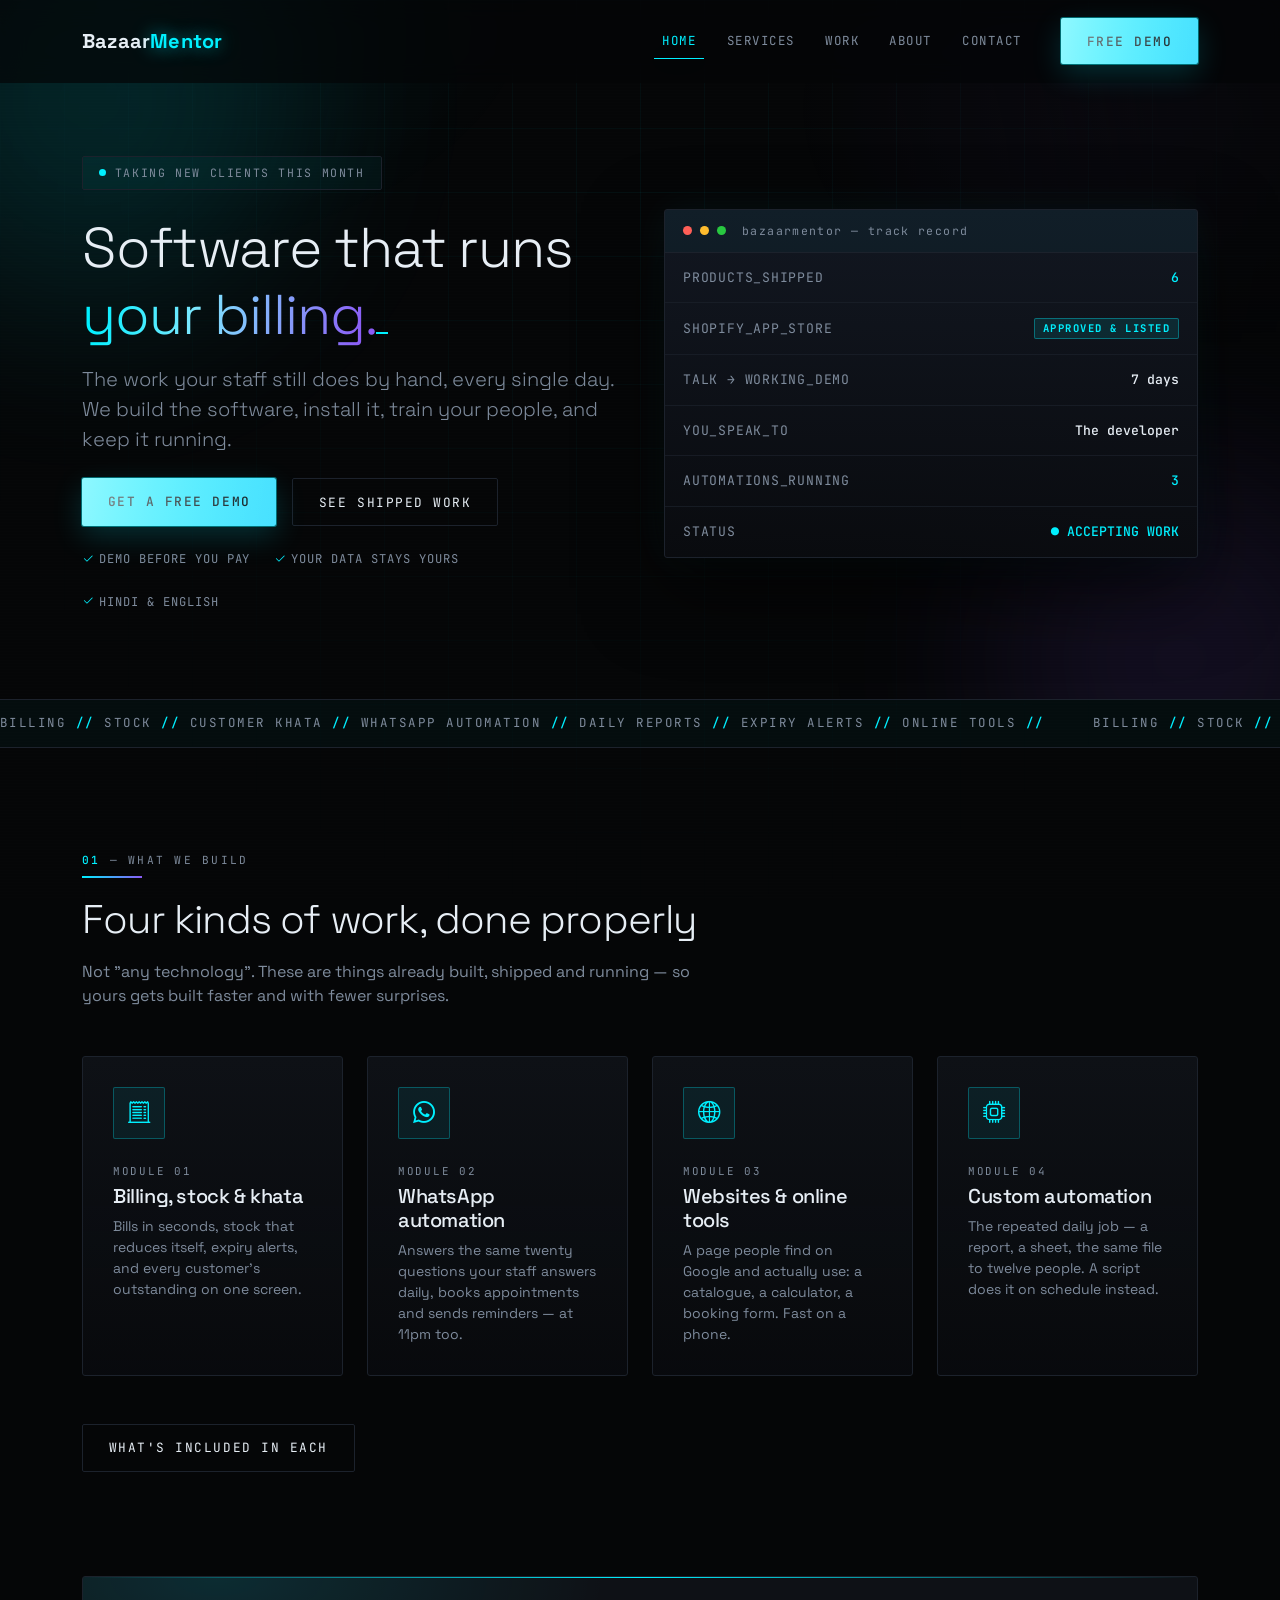
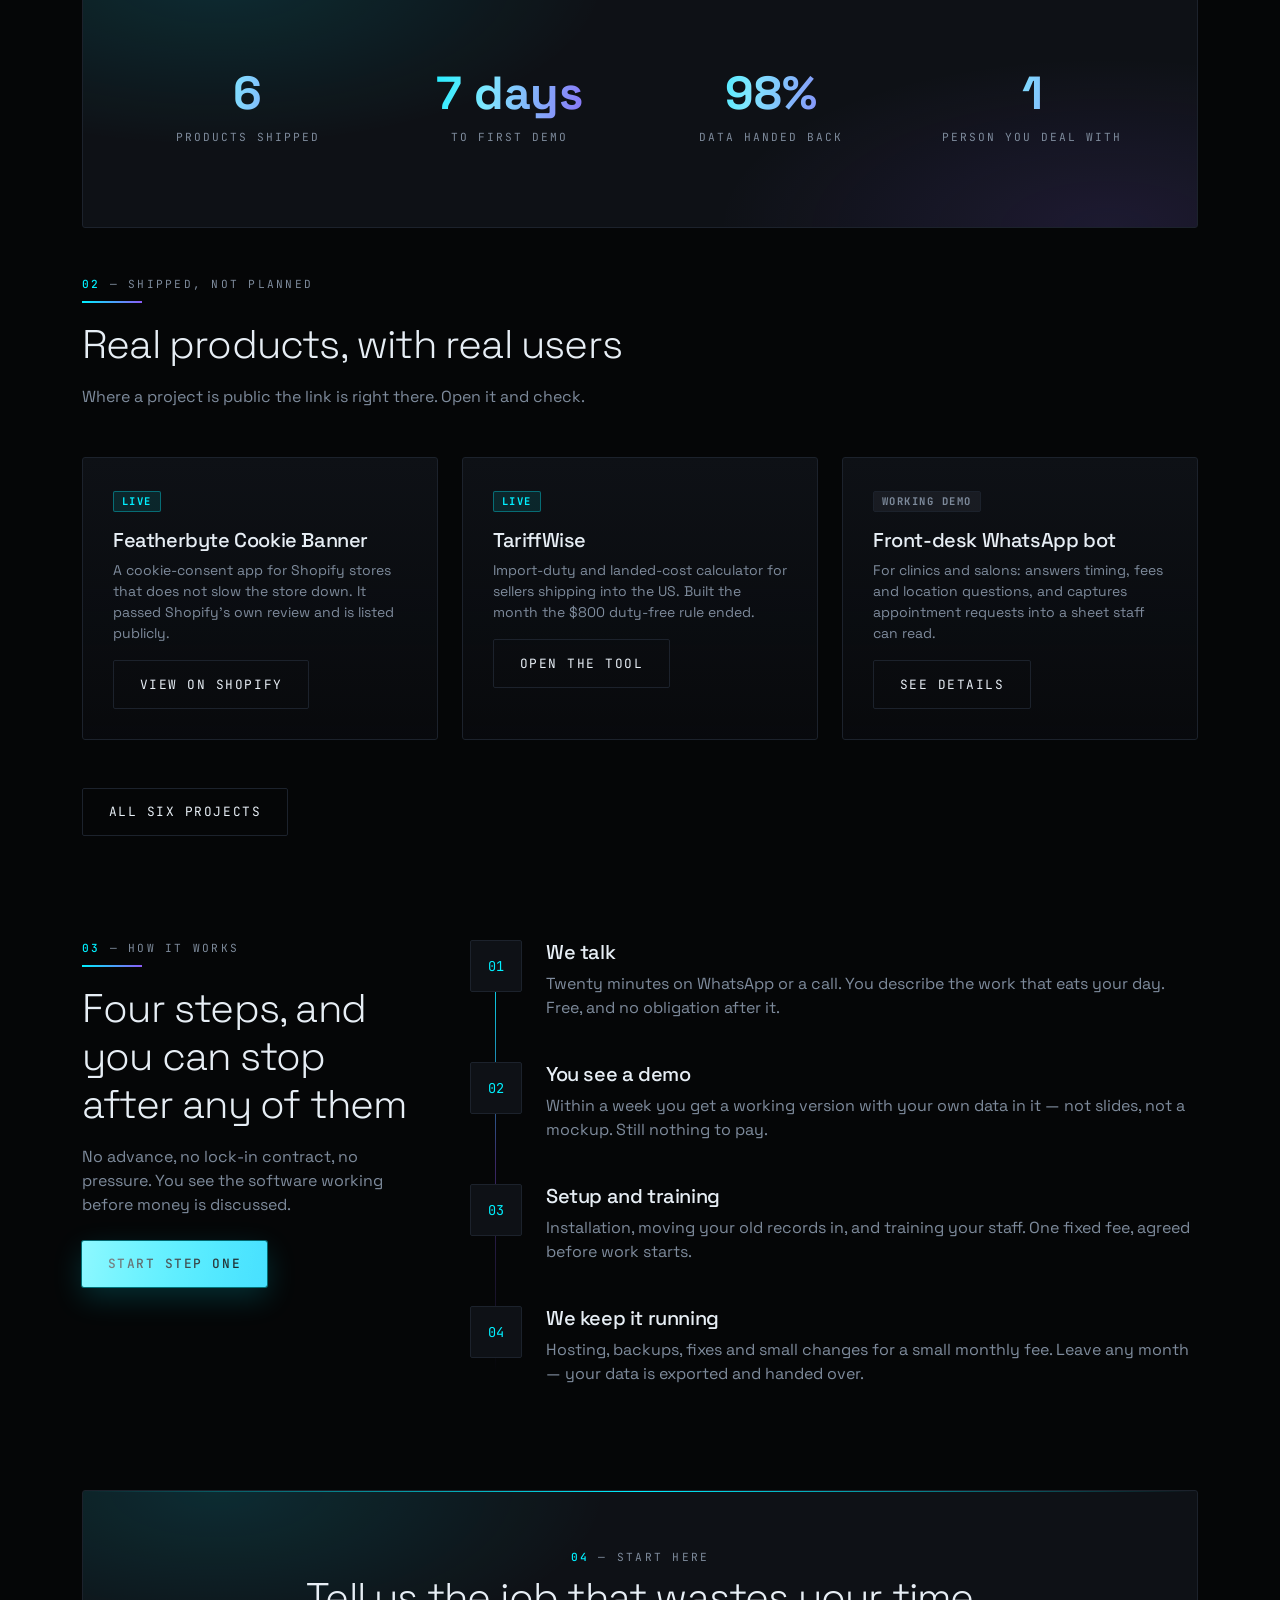
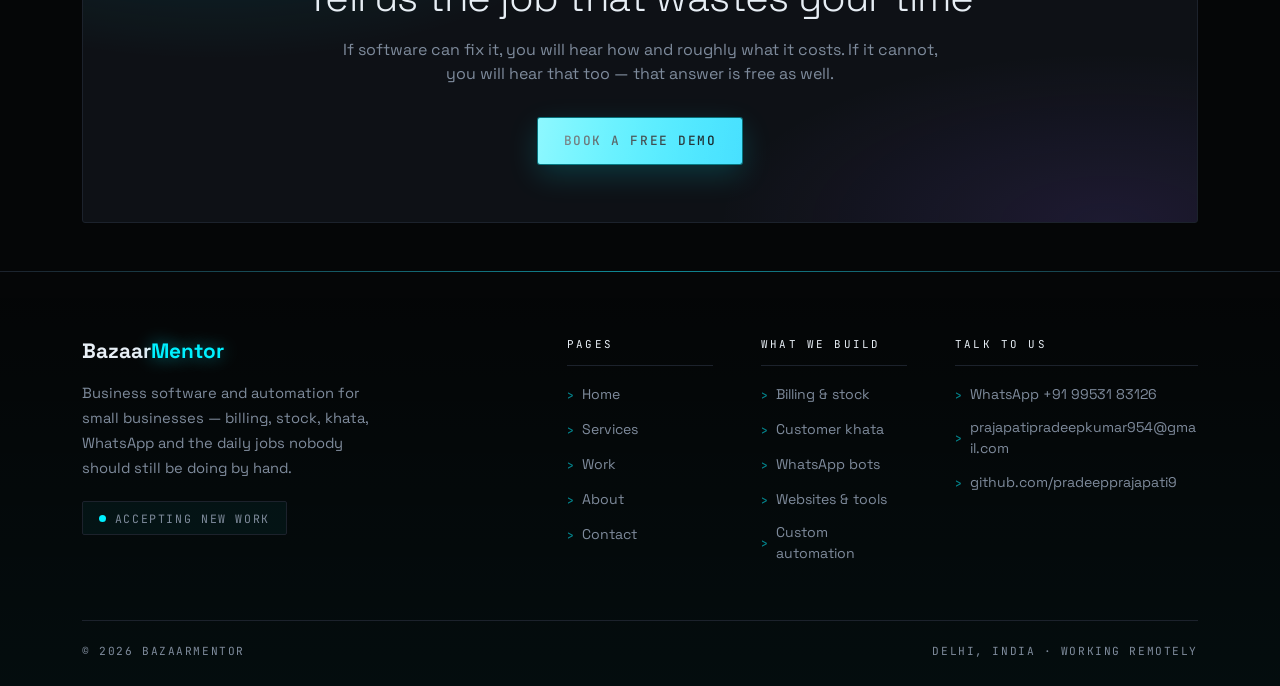
<file: index.html>
<!doctype html>
<html lang="en" data-bs-theme="dark">
<head>
<meta charset="utf-8">
<meta name="viewport" content="width=device-width, initial-scale=1">
<title>BazaarMentor — Software that runs your shop while you run your business</title>
<meta name="description" content="Billing, stock, khata and WhatsApp automation for small businesses. Built, installed and maintained by the developer who writes the code. Live on the Shopify App Store.">
<link rel="icon" href="favicon.svg" type="image/svg+xml">
<link rel="preconnect" href="https://fonts.googleapis.com">
<link rel="preconnect" href="https://fonts.gstatic.com" crossorigin>
<link href="https://fonts.googleapis.com/css2?family=Space+Grotesk:wght@500;600;700&family=JetBrains+Mono:wght@400;500&display=swap" rel="stylesheet">
<link href="https://cdn.jsdelivr.net/npm/bootstrap@5.3.3/dist/css/bootstrap.min.css" rel="stylesheet">
<link href="https://cdn.jsdelivr.net/npm/bootstrap-icons@1.11.3/font/bootstrap-icons.min.css" rel="stylesheet">
<link href="assets/style.css" rel="stylesheet">
<noscript><style>#boot{display:none}</style></noscript>
</head>
<body>

<div id="boot">
  <div class="b-brand">BAZAAR<span>MENTOR</span></div>
  <div class="b-msg">Loading billing engine</div>
  <div class="b-bar"><div class="b-fill"></div></div>
  <div class="b-pct">0%</div>
</div>

<div class="grid-bg"></div>
<div class="scanlines"></div>

<nav class="navbar navbar-expand-lg navbar-bm fixed-top">
  <div class="container">
    <a class="navbar-brand" href="index.html">Bazaar<span>Mentor</span></a>
    <button class="navbar-toggler border-0" type="button" data-bs-toggle="collapse" data-bs-target="#mainNav" aria-controls="mainNav" aria-expanded="false" aria-label="Menu">
      <span class="navbar-toggler-icon"></span>
    </button>
    <div class="collapse navbar-collapse" id="mainNav">
      <ul class="navbar-nav ms-auto mb-3 mb-lg-0">
        <li class="nav-item"><a class="nav-link active" href="index.html">Home</a></li>
        <li class="nav-item"><a class="nav-link" href="services.html">Services</a></li>
        <li class="nav-item"><a class="nav-link" href="work.html">Work</a></li>
        <li class="nav-item"><a class="nav-link" href="about.html">About</a></li>
        <li class="nav-item"><a class="nav-link" href="contact.html">Contact</a></li>
      </ul>
      <a class="btn btn-bm ms-lg-4" href="contact.html">Free demo</a>
    </div>
  </div>
</nav>

<!-- ================= HERO ================= -->
<header class="hero">
  <div class="orb orb-1"></div>
  <div class="orb orb-2"></div>
  <div class="container">
    <div class="row align-items-center g-5">
      <div class="col-lg-6">
        <div class="pill reveal"><span class="dot"></span> Taking new clients this month</div>
        <h1 class="display-4 mt-4 reveal d1">
          Software that runs<br>
          <span class="gradient-text" id="typed" data-words="your billing.|your stock register.|your customer khata.|your WhatsApp replies.|your daily reports."></span><span class="caret"></span>
        </h1>
        <p class="lead text-muted-bm mt-3 reveal d2">
          The work your staff still does by hand, every single day. We build the software, install it,
          train your people, and keep it running.
        </p>
        <div class="d-flex flex-wrap gap-3 mt-4 reveal d3">
          <a class="btn btn-bm" href="contact.html">Get a free demo</a>
          <a class="btn btn-outline-bm" href="work.html">See shipped work</a>
        </div>
        <div class="d-flex flex-wrap gap-4 mt-4 text-muted-bm mono reveal d4" style="font-size:.76rem; letter-spacing:.08em">
          <span><i class="bi bi-check2 me-1" style="color:var(--bm-cyan)"></i>DEMO BEFORE YOU PAY</span>
          <span><i class="bi bi-check2 me-1" style="color:var(--bm-cyan)"></i>YOUR DATA STAYS YOURS</span>
          <span><i class="bi bi-check2 me-1" style="color:var(--bm-cyan)"></i>HINDI &amp; ENGLISH</span>
        </div>
      </div>

      <div class="col-lg-6">
        <div class="panel reveal d2">
          <div class="panel-head">
            <i style="background:#FF5F57"></i><i style="background:#FEBC2E"></i><i style="background:#28C840"></i>
            <span class="ms-2">bazaarmentor — track record</span>
          </div>
          <div class="panel-row">
            <span class="k">PRODUCTS_SHIPPED</span>
            <span class="v" data-count="6" style="color:var(--bm-cyan)">0</span>
          </div>
          <div class="panel-row">
            <span class="k">SHOPIFY_APP_STORE</span>
            <span class="v"><span class="badge badge-live px-2 py-1">Approved &amp; listed</span></span>
          </div>
          <div class="panel-row">
            <span class="k">TALK → WORKING_DEMO</span>
            <span class="v">7 days</span>
          </div>
          <div class="panel-row">
            <span class="k">YOU_SPEAK_TO</span>
            <span class="v">The developer</span>
          </div>
          <div class="panel-row">
            <span class="k">AUTOMATIONS_RUNNING</span>
            <span class="v" data-count="3" style="color:var(--bm-cyan)">0</span>
          </div>
          <div class="panel-row">
            <span class="k">STATUS</span>
            <span class="v" style="color:var(--bm-cyan)">● ACCEPTING WORK</span>
          </div>
        </div>
      </div>
    </div>
  </div>
</header>

<div class="ticker">
  <div class="ticker-track">
    <span>BILLING <b>//</b> STOCK <b>//</b> CUSTOMER KHATA <b>//</b> WHATSAPP AUTOMATION <b>//</b> DAILY REPORTS <b>//</b> EXPIRY ALERTS <b>//</b> ONLINE TOOLS <b>//</b></span>
    <span>BILLING <b>//</b> STOCK <b>//</b> CUSTOMER KHATA <b>//</b> WHATSAPP AUTOMATION <b>//</b> DAILY REPORTS <b>//</b> EXPIRY ALERTS <b>//</b> ONLINE TOOLS <b>//</b></span>
  </div>
</div>

<!-- ================= SERVICES ================= -->
<section class="section">
  <div class="container">
    <div class="row mb-5">
      <div class="col-lg-7 reveal">
        <div class="sec-num mb-2"><b>01</b> — WHAT WE BUILD</div>
        <div class="rule"></div>
        <h2 class="display-6">Four kinds of work, done properly</h2>
        <p class="text-muted-bm mt-3 mb-0">Not "any technology". These are things already built, shipped and running — so yours gets built faster and with fewer surprises.</p>
      </div>
    </div>

    <div class="row g-4">
      <div class="col-md-6 col-xl-3 reveal">
        <div class="card-bm">
          <div class="icon-badge"><i class="bi bi-receipt-cutoff"></i></div>
          <div class="mono text-muted-bm mt-4" style="font-size:.68rem; letter-spacing:.16em">MODULE 01</div>
          <h3 class="h5 mt-1">Billing, stock &amp; khata</h3>
          <p class="text-muted-bm small mb-0">Bills in seconds, stock that reduces itself, expiry alerts, and every customer's outstanding on one screen.</p>
        </div>
      </div>
      <div class="col-md-6 col-xl-3 reveal d1">
        <div class="card-bm">
          <div class="icon-badge"><i class="bi bi-whatsapp"></i></div>
          <div class="mono text-muted-bm mt-4" style="font-size:.68rem; letter-spacing:.16em">MODULE 02</div>
          <h3 class="h5 mt-1">WhatsApp automation</h3>
          <p class="text-muted-bm small mb-0">Answers the same twenty questions your staff answers daily, books appointments and sends reminders — at 11pm too.</p>
        </div>
      </div>
      <div class="col-md-6 col-xl-3 reveal d2">
        <div class="card-bm">
          <div class="icon-badge"><i class="bi bi-globe2"></i></div>
          <div class="mono text-muted-bm mt-4" style="font-size:.68rem; letter-spacing:.16em">MODULE 03</div>
          <h3 class="h5 mt-1">Websites &amp; online tools</h3>
          <p class="text-muted-bm small mb-0">A page people find on Google and actually use: a catalogue, a calculator, a booking form. Fast on a phone.</p>
        </div>
      </div>
      <div class="col-md-6 col-xl-3 reveal d3">
        <div class="card-bm">
          <div class="icon-badge"><i class="bi bi-cpu"></i></div>
          <div class="mono text-muted-bm mt-4" style="font-size:.68rem; letter-spacing:.16em">MODULE 04</div>
          <h3 class="h5 mt-1">Custom automation</h3>
          <p class="text-muted-bm small mb-0">The repeated daily job — a report, a sheet, the same file to twelve people. A script does it on schedule instead.</p>
        </div>
      </div>
    </div>

    <div class="mt-5 reveal">
      <a class="btn btn-outline-bm" href="services.html">What's included in each</a>
    </div>
  </div>
</section>

<!-- ================= STATS ================= -->
<section class="pb-5">
  <div class="container">
    <div class="cta-band reveal">
      <div class="row g-4">
        <div class="col-6 col-lg-3">
          <div class="stat"><div class="num gradient-text" data-count="6">0</div><div class="lbl">Products shipped</div></div>
        </div>
        <div class="col-6 col-lg-3">
          <div class="stat"><div class="num gradient-text" data-count="7" data-suffix=" days">0</div><div class="lbl">To first demo</div></div>
        </div>
        <div class="col-6 col-lg-3">
          <div class="stat"><div class="num gradient-text" data-count="100" data-suffix="%">0</div><div class="lbl">Data handed back</div></div>
        </div>
        <div class="col-6 col-lg-3">
          <div class="stat"><div class="num gradient-text" data-count="1">0</div><div class="lbl">Person you deal with</div></div>
        </div>
      </div>
    </div>
  </div>
</section>

<!-- ================= WORK ================= -->
<section class="section pt-0">
  <div class="container">
    <div class="row mb-5">
      <div class="col-lg-7 reveal">
        <div class="sec-num mb-2"><b>02</b> — SHIPPED, NOT PLANNED</div>
        <div class="rule"></div>
        <h2 class="display-6">Real products, with real users</h2>
        <p class="text-muted-bm mt-3 mb-0">Where a project is public the link is right there. Open it and check.</p>
      </div>
    </div>

    <div class="row g-4">
      <div class="col-lg-4 reveal">
        <div class="card-bm">
          <span class="badge badge-live px-2 py-1">Live</span>
          <h3 class="h5 mt-3">Featherbyte Cookie Banner</h3>
          <p class="text-muted-bm small">A cookie-consent app for Shopify stores that does not slow the store down. It passed Shopify's own review and is listed publicly.</p>
          <a class="btn btn-outline-bm btn-sm" href="https://apps.shopify.com/featherbyte-cookie-banner" target="_blank" rel="noopener">View on Shopify</a>
        </div>
      </div>
      <div class="col-lg-4 reveal d1">
        <div class="card-bm">
          <span class="badge badge-live px-2 py-1">Live</span>
          <h3 class="h5 mt-3">TariffWise</h3>
          <p class="text-muted-bm small">Import-duty and landed-cost calculator for sellers shipping into the US. Built the month the $800 duty-free rule ended.</p>
          <a class="btn btn-outline-bm btn-sm" href="https://pradeepprajapati9.github.io/tariffwise/" target="_blank" rel="noopener">Open the tool</a>
        </div>
      </div>
      <div class="col-lg-4 reveal d2">
        <div class="card-bm">
          <span class="badge badge-built px-2 py-1">Working demo</span>
          <h3 class="h5 mt-3">Front-desk WhatsApp bot</h3>
          <p class="text-muted-bm small">For clinics and salons: answers timing, fees and location questions, and captures appointment requests into a sheet staff can read.</p>
          <a class="btn btn-outline-bm btn-sm" href="work.html">See details</a>
        </div>
      </div>
    </div>

    <div class="mt-5 reveal">
      <a class="btn btn-outline-bm" href="work.html">All six projects</a>
    </div>
  </div>
</section>

<!-- ================= PROCESS ================= -->
<section class="section pt-0">
  <div class="container">
    <div class="row g-5">
      <div class="col-lg-4 reveal">
        <div class="sec-num mb-2"><b>03</b> — HOW IT WORKS</div>
        <div class="rule"></div>
        <h2 class="display-6">Four steps, and you can stop after any of them</h2>
        <p class="text-muted-bm mt-3">No advance, no lock-in contract, no pressure. You see the software working before money is discussed.</p>
        <a class="btn btn-bm mt-2" href="contact.html">Start step one</a>
      </div>

      <div class="col-lg-8">
        <div class="steps">
          <div class="step reveal">
            <div class="n">01</div>
            <h3 class="h5">We talk</h3>
            <p class="text-muted-bm mb-0">Twenty minutes on WhatsApp or a call. You describe the work that eats your day. Free, and no obligation after it.</p>
          </div>
          <div class="step reveal d1">
            <div class="n">02</div>
            <h3 class="h5">You see a demo</h3>
            <p class="text-muted-bm mb-0">Within a week you get a working version with your own data in it — not slides, not a mockup. Still nothing to pay.</p>
          </div>
          <div class="step reveal d2">
            <div class="n">03</div>
            <h3 class="h5">Setup and training</h3>
            <p class="text-muted-bm mb-0">Installation, moving your old records in, and training your staff. One fixed fee, agreed before work starts.</p>
          </div>
          <div class="step reveal d3">
            <div class="n">04</div>
            <h3 class="h5">We keep it running</h3>
            <p class="text-muted-bm mb-0">Hosting, backups, fixes and small changes for a small monthly fee. Leave any month — your data is exported and handed over.</p>
          </div>
        </div>
      </div>
    </div>
  </div>
</section>

<!-- ================= CTA ================= -->
<section class="pb-5">
  <div class="container">
    <div class="cta-band text-center reveal">
      <div class="sec-num mb-2"><b>04</b> — START HERE</div>
      <h2 class="display-6 mt-2">Tell us the job that wastes your time</h2>
      <p class="text-muted-bm mx-auto mt-3" style="max-width: 620px">
        If software can fix it, you will hear how and roughly what it costs. If it cannot, you will hear that too — that answer is free as well.
      </p>
      <a class="btn btn-bm mt-3" href="contact.html">Book a free demo</a>
    </div>
  </div>
</section>

<footer class="footer-bm">
  <div class="container">
    <div class="row g-4 g-lg-5">
      <div class="col-lg-4">
        <div class="f-brand">Bazaar<span>Mentor</span></div>
        <p class="f-about">Business software and automation for small businesses — billing, stock, khata, WhatsApp and the daily jobs nobody should still be doing by hand.</p>
        <span class="pill"><span class="dot"></span> Accepting new work</span>
      </div>

      <div class="col-6 col-lg-2 offset-lg-1">
        <div class="f-head">Pages</div>
        <ul class="f-list">
          <li><a href="index.html">Home</a></li>
          <li><a href="services.html">Services</a></li>
          <li><a href="work.html">Work</a></li>
          <li><a href="about.html">About</a></li>
          <li><a href="contact.html">Contact</a></li>
        </ul>
      </div>

      <div class="col-6 col-lg-2">
        <div class="f-head">What we build</div>
        <ul class="f-list">
          <li><a href="services.html">Billing &amp; stock</a></li>
          <li><a href="services.html">Customer khata</a></li>
          <li><a href="services.html">WhatsApp bots</a></li>
          <li><a href="services.html">Websites &amp; tools</a></li>
          <li><a href="services.html">Custom automation</a></li>
        </ul>
      </div>

      <div class="col-lg-3">
        <div class="f-head">Talk to us</div>
        <ul class="f-list">
          <li><a href="https://wa.me/919953183126?text=Hi%20BazaarMentor%2C%20I%20saw%20your%20website." target="_blank" rel="noopener">WhatsApp +91 99531 83126</a></li>
          <li><a href="mailto:prajapatipradeepkumar954@gmail.com">prajapatipradeepkumar954@gmail.com</a></li>
          <li><a href="https://github.com/pradeepprajapati9" target="_blank" rel="noopener">github.com/pradeepprajapati9</a></li>
        </ul>
      </div>
    </div>

    <div class="f-bottom">
      <span>&copy; <span id="year">2026</span> BazaarMentor</span>
      <span>Delhi, India &middot; working remotely</span>
    </div>
  </div>
</footer>

<script src="https://cdn.jsdelivr.net/npm/bootstrap@5.3.3/dist/js/bootstrap.bundle.min.js"></script>
<script src="assets/main.js"></script>
</body>
</html>
</file>
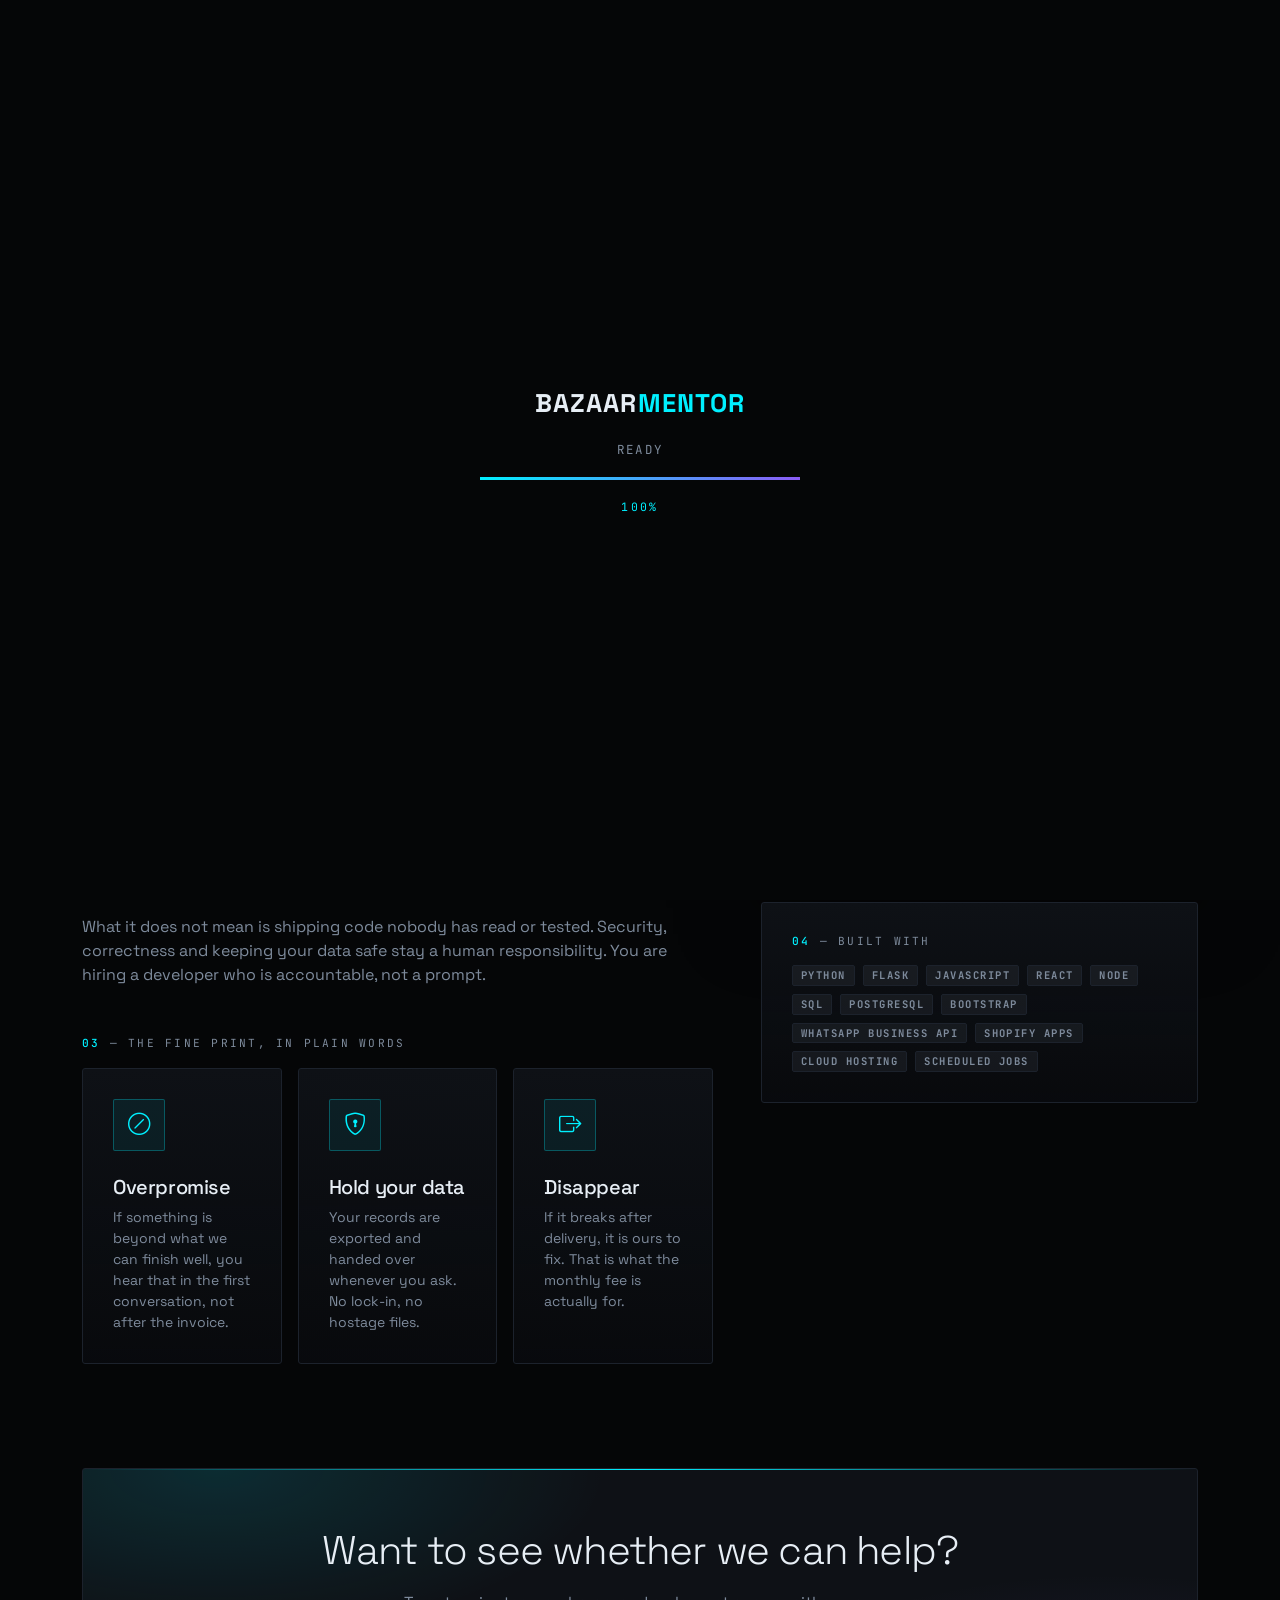
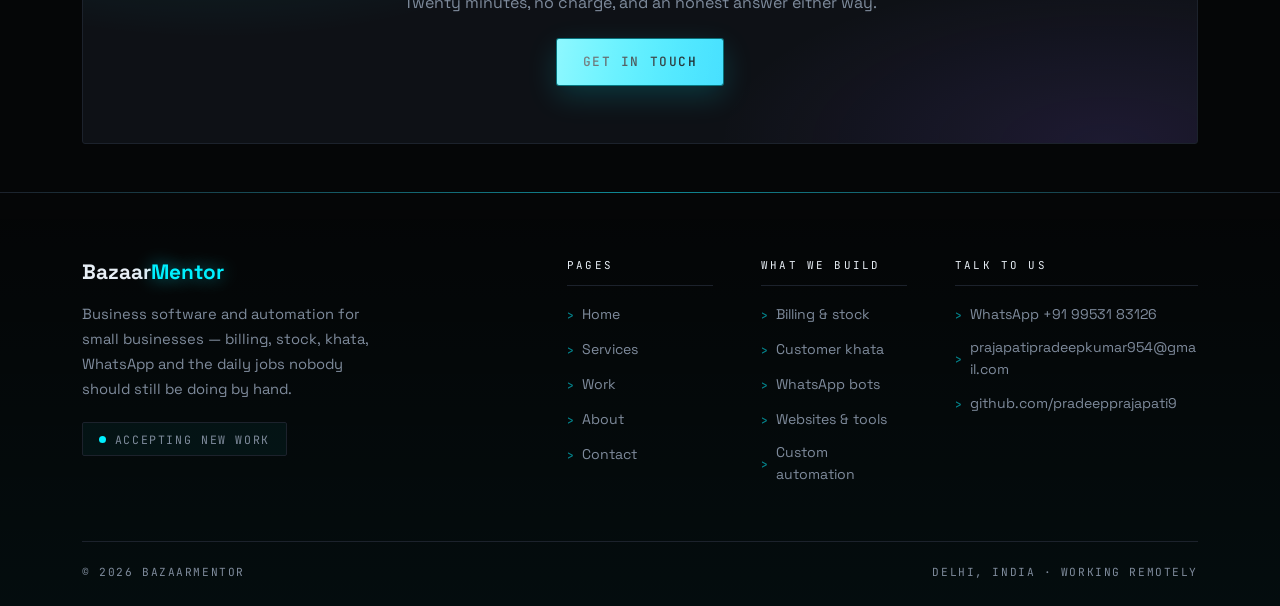
<file: about.html>
<!doctype html>
<html lang="en" data-bs-theme="dark">
<head>
<meta charset="utf-8">
<meta name="viewport" content="width=device-width, initial-scale=1">
<title>About — BazaarMentor</title>
<meta name="description" content="A small studio, not an agency. The developer who writes your software is the person who answers your call.">
<link rel="icon" href="favicon.svg" type="image/svg+xml">
<link rel="preconnect" href="https://fonts.googleapis.com">
<link rel="preconnect" href="https://fonts.gstatic.com" crossorigin>
<link href="https://fonts.googleapis.com/css2?family=Space+Grotesk:wght@500;600;700&family=JetBrains+Mono:wght@400;500&display=swap" rel="stylesheet">
<link href="https://cdn.jsdelivr.net/npm/bootstrap@5.3.3/dist/css/bootstrap.min.css" rel="stylesheet">
<link href="https://cdn.jsdelivr.net/npm/bootstrap-icons@1.11.3/font/bootstrap-icons.min.css" rel="stylesheet">
<link href="assets/style.css" rel="stylesheet">
<noscript><style>#boot{display:none}</style></noscript>
</head>
<body>

<div id="boot">
  <div class="b-brand">BAZAAR<span>MENTOR</span></div>
  <div class="b-msg">Loading billing engine</div>
  <div class="b-bar"><div class="b-fill"></div></div>
  <div class="b-pct">0%</div>
</div>

<div class="grid-bg"></div>
<div class="scanlines"></div>

<nav class="navbar navbar-expand-lg navbar-bm fixed-top">
  <div class="container">
    <a class="navbar-brand" href="index.html">Bazaar<span>Mentor</span></a>
    <button class="navbar-toggler border-0" type="button" data-bs-toggle="collapse" data-bs-target="#mainNav" aria-controls="mainNav" aria-expanded="false" aria-label="Menu">
      <span class="navbar-toggler-icon"></span>
    </button>
    <div class="collapse navbar-collapse" id="mainNav">
      <ul class="navbar-nav ms-auto mb-3 mb-lg-0">
        <li class="nav-item"><a class="nav-link" href="index.html">Home</a></li>
        <li class="nav-item"><a class="nav-link" href="services.html">Services</a></li>
        <li class="nav-item"><a class="nav-link" href="work.html">Work</a></li>
        <li class="nav-item"><a class="nav-link active" href="about.html">About</a></li>
        <li class="nav-item"><a class="nav-link" href="contact.html">Contact</a></li>
      </ul>
      <a class="btn btn-bm ms-lg-4" href="contact.html">Free demo</a>
    </div>
  </div>
</nav>

<header class="page-head">
  <div class="orb orb-1"></div>
  <div class="container position-relative">
    <div class="sec-num mb-2 reveal"><b>00</b> — ABOUT</div>
    <div class="rule reveal"></div>
    <h1 class="display-5 reveal d1">A studio, not an agency</h1>
    <p class="lead text-muted-bm mt-3 mb-0 reveal d2" style="max-width: 720px">
      The developer who writes your software is the person who answers your call. No account manager in between, no team that changes every three months.
    </p>
  </div>
</header>

<section class="section">
  <div class="container">
    <div class="row g-5">
      <div class="col-lg-7 reveal">
        <div class="sec-num mb-3"><b>01</b> — WHERE THIS COMES FROM</div>
        <p class="text-muted-bm">BazaarMentor builds software for businesses that are still running on registers, WhatsApp forwards and one very patient person who remembers everything.</p>
        <p class="text-muted-bm">The people behind it write hospital ERP software by day — the unglamorous kind that has to work on a Monday morning with a queue at the counter. That is a useful school. Hospital software is not about clever features; it is about a receptionist with thirty seconds per patient and no patience for a system that hangs. A shop counter is exactly the same. So the software here is built for the person actually using it, not for a demo video.</p>

        <div class="sec-num mb-3 mt-5"><b>02</b> — ON USING AI</div>
        <p class="text-muted-bm">We use AI tools to build faster, and we would rather say that plainly than pretend otherwise. It is the reason a working demo takes a week instead of two months.</p>
        <p class="text-muted-bm">What it does not mean is shipping code nobody has read or tested. Security, correctness and keeping your data safe stay a human responsibility. You are hiring a developer who is accountable, not a prompt.</p>

        <div class="sec-num mb-3 mt-5"><b>03</b> — THE FINE PRINT, IN PLAIN WORDS</div>
        <div class="row g-3">
          <div class="col-md-4">
            <div class="card-bm h-100">
              <div class="icon-badge"><i class="bi bi-slash-circle"></i></div>
              <h3 class="h5 mt-4">Overpromise</h3>
              <p class="text-muted-bm small mb-0">If something is beyond what we can finish well, you hear that in the first conversation, not after the invoice.</p>
            </div>
          </div>
          <div class="col-md-4">
            <div class="card-bm h-100">
              <div class="icon-badge"><i class="bi bi-shield-lock"></i></div>
              <h3 class="h5 mt-4">Hold your data</h3>
              <p class="text-muted-bm small mb-0">Your records are exported and handed over whenever you ask. No lock-in, no hostage files.</p>
            </div>
          </div>
          <div class="col-md-4">
            <div class="card-bm h-100">
              <div class="icon-badge"><i class="bi bi-box-arrow-right"></i></div>
              <h3 class="h5 mt-4">Disappear</h3>
              <p class="text-muted-bm small mb-0">If it breaks after delivery, it is ours to fix. That is what the monthly fee is actually for.</p>
            </div>
          </div>
        </div>
      </div>

      <div class="col-lg-5">
        <div class="panel reveal d1">
          <div class="panel-head">
            <i style="background:#FF5F57"></i><i style="background:#FEBC2E"></i><i style="background:#28C840"></i>
            <span class="ms-2">bazaarmentor — profile</span>
          </div>
          <div class="panel-row"><span class="k">BASED_IN</span><span class="v">Delhi, India</span></div>
          <div class="panel-row"><span class="k">WORKS_IN</span><span class="v">Hindi &amp; English</span></div>
          <div class="panel-row"><span class="k">PRODUCTS_SHIPPED</span><span class="v accent" data-count="6">0</span></div>
          <div class="panel-row"><span class="k">SHOPIFY_APP_STORE</span><span class="v"><span class="badge badge-live px-2 py-1">Approved</span></span></div>
          <div class="panel-row"><span class="k">CLIENTS_SERVED</span><span class="v">Remotely, anywhere</span></div>
          <div class="panel-row"><span class="k">STATUS</span><span class="v accent">● ACCEPTING WORK</span></div>
        </div>

        <div class="card-bm mt-4 reveal d2">
          <div class="sec-num mb-3"><b>04</b> — BUILT WITH</div>
          <div class="d-flex flex-wrap gap-2">
            <span class="badge badge-built px-2 py-1">Python</span>
            <span class="badge badge-built px-2 py-1">Flask</span>
            <span class="badge badge-built px-2 py-1">JavaScript</span>
            <span class="badge badge-built px-2 py-1">React</span>
            <span class="badge badge-built px-2 py-1">Node</span>
            <span class="badge badge-built px-2 py-1">SQL</span>
            <span class="badge badge-built px-2 py-1">PostgreSQL</span>
            <span class="badge badge-built px-2 py-1">Bootstrap</span>
            <span class="badge badge-built px-2 py-1">WhatsApp Business API</span>
            <span class="badge badge-built px-2 py-1">Shopify apps</span>
            <span class="badge badge-built px-2 py-1">Cloud hosting</span>
            <span class="badge badge-built px-2 py-1">Scheduled jobs</span>
          </div>
        </div>
      </div>
    </div>
  </div>
</section>

<section class="pb-5">
  <div class="container">
    <div class="cta-band text-center reveal">
      <h2 class="display-6">Want to see whether we can help?</h2>
      <p class="text-muted-bm mx-auto mt-3" style="max-width: 600px">Twenty minutes, no charge, and an honest answer either way.</p>
      <a class="btn btn-bm btn-lg mt-2" href="contact.html">Get in touch</a>
    </div>
  </div>
</section>

<footer class="footer-bm">
  <div class="container">
    <div class="row g-4 g-lg-5">
      <div class="col-lg-4">
        <div class="f-brand">Bazaar<span>Mentor</span></div>
        <p class="f-about">Business software and automation for small businesses — billing, stock, khata, WhatsApp and the daily jobs nobody should still be doing by hand.</p>
        <span class="pill"><span class="dot"></span> Accepting new work</span>
      </div>

      <div class="col-6 col-lg-2 offset-lg-1">
        <div class="f-head">Pages</div>
        <ul class="f-list">
          <li><a href="index.html">Home</a></li>
          <li><a href="services.html">Services</a></li>
          <li><a href="work.html">Work</a></li>
          <li><a href="about.html">About</a></li>
          <li><a href="contact.html">Contact</a></li>
        </ul>
      </div>

      <div class="col-6 col-lg-2">
        <div class="f-head">What we build</div>
        <ul class="f-list">
          <li><a href="services.html">Billing &amp; stock</a></li>
          <li><a href="services.html">Customer khata</a></li>
          <li><a href="services.html">WhatsApp bots</a></li>
          <li><a href="services.html">Websites &amp; tools</a></li>
          <li><a href="services.html">Custom automation</a></li>
        </ul>
      </div>

      <div class="col-lg-3">
        <div class="f-head">Talk to us</div>
        <ul class="f-list">
          <li><a href="https://wa.me/919953183126?text=Hi%20BazaarMentor%2C%20I%20saw%20your%20website." target="_blank" rel="noopener">WhatsApp +91 99531 83126</a></li>
          <li><a href="mailto:prajapatipradeepkumar954@gmail.com">prajapatipradeepkumar954@gmail.com</a></li>
          <li><a href="https://github.com/pradeepprajapati9" target="_blank" rel="noopener">github.com/pradeepprajapati9</a></li>
        </ul>
      </div>
    </div>

    <div class="f-bottom">
      <span>&copy; <span id="year">2026</span> BazaarMentor</span>
      <span>Delhi, India &middot; working remotely</span>
    </div>
  </div>
</footer>

<script src="https://cdn.jsdelivr.net/npm/bootstrap@5.3.3/dist/js/bootstrap.bundle.min.js"></script>
<script src="assets/main.js"></script>
</body>
</html>
</file>
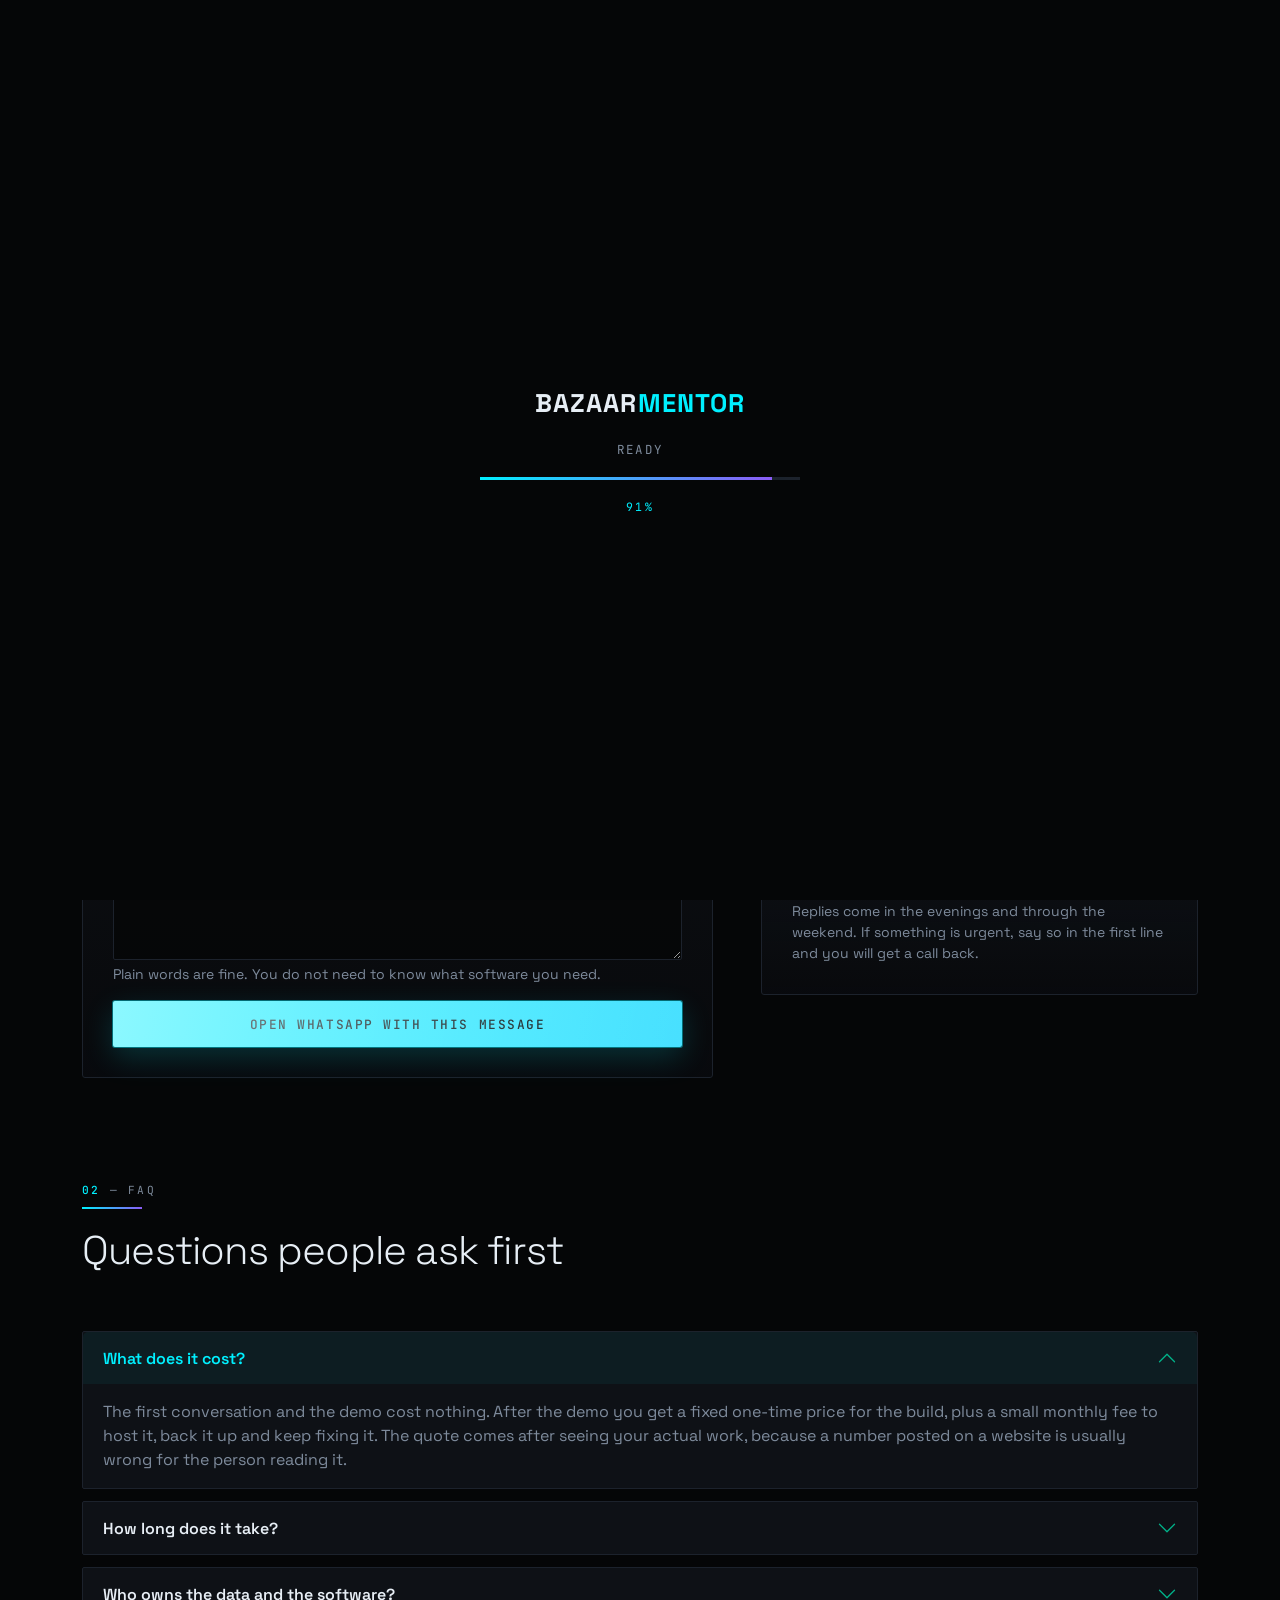
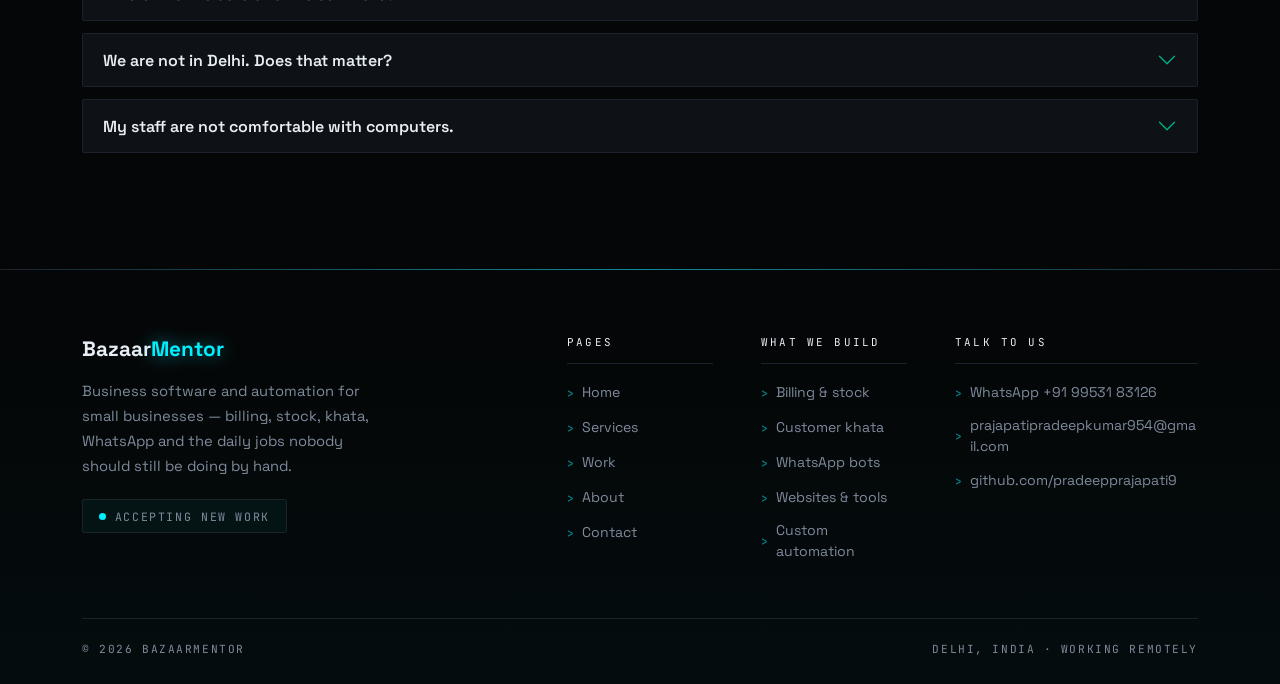
<file: contact.html>
<!doctype html>
<html lang="en" data-bs-theme="dark">
<head>
<meta charset="utf-8">
<meta name="viewport" content="width=device-width, initial-scale=1">
<title>Contact — BazaarMentor</title>
<meta name="description" content="Tell us the job that wastes your time. Free twenty-minute talk, working demo within a week, honest answer either way.">
<link rel="icon" href="favicon.svg" type="image/svg+xml">
<link rel="preconnect" href="https://fonts.googleapis.com">
<link rel="preconnect" href="https://fonts.gstatic.com" crossorigin>
<link href="https://fonts.googleapis.com/css2?family=Space+Grotesk:wght@500;600;700&family=JetBrains+Mono:wght@400;500&display=swap" rel="stylesheet">
<link href="https://cdn.jsdelivr.net/npm/bootstrap@5.3.3/dist/css/bootstrap.min.css" rel="stylesheet">
<link href="https://cdn.jsdelivr.net/npm/bootstrap-icons@1.11.3/font/bootstrap-icons.min.css" rel="stylesheet">
<link href="assets/style.css" rel="stylesheet">
<noscript><style>#boot{display:none}</style></noscript>
</head>
<body>

<div id="boot">
  <div class="b-brand">BAZAAR<span>MENTOR</span></div>
  <div class="b-msg">Loading billing engine</div>
  <div class="b-bar"><div class="b-fill"></div></div>
  <div class="b-pct">0%</div>
</div>

<div class="grid-bg"></div>
<div class="scanlines"></div>

<nav class="navbar navbar-expand-lg navbar-bm fixed-top">
  <div class="container">
    <a class="navbar-brand" href="index.html">Bazaar<span>Mentor</span></a>
    <button class="navbar-toggler border-0" type="button" data-bs-toggle="collapse" data-bs-target="#mainNav" aria-controls="mainNav" aria-expanded="false" aria-label="Menu">
      <span class="navbar-toggler-icon"></span>
    </button>
    <div class="collapse navbar-collapse" id="mainNav">
      <ul class="navbar-nav ms-auto mb-3 mb-lg-0">
        <li class="nav-item"><a class="nav-link" href="index.html">Home</a></li>
        <li class="nav-item"><a class="nav-link" href="services.html">Services</a></li>
        <li class="nav-item"><a class="nav-link" href="work.html">Work</a></li>
        <li class="nav-item"><a class="nav-link" href="about.html">About</a></li>
        <li class="nav-item"><a class="nav-link active" href="contact.html">Contact</a></li>
      </ul>
      <a class="btn btn-bm ms-lg-4" href="#enquiryForm">Free demo</a>
    </div>
  </div>
</nav>

<header class="page-head">
  <div class="orb orb-2"></div>
  <div class="container position-relative">
    <div class="sec-num mb-2 reveal"><b>00</b> — CONTACT</div>
    <div class="rule reveal"></div>
    <h1 class="display-5 reveal d1">Tell us the job that <span class="gradient-text">wastes your time</span></h1>
    <p class="lead text-muted-bm mt-3 mb-0 reveal d2" style="max-width: 720px">
      If software can fix it, you will hear how and roughly what it costs. If it cannot, you will hear that too.
    </p>
  </div>
</header>

<section class="section">
  <div class="container">
    <div class="row g-5">

      <div class="col-lg-7 reveal">
        <div class="card-bm">
          <h2 class="h4 mb-1">Write it here, send it on WhatsApp</h2>
          <p class="text-muted-bm small">Fill this in and the button opens WhatsApp with your message ready. Nothing is stored on this website.</p>
          <form id="enquiryForm" class="mt-4">
            <div class="row g-3">
              <div class="col-md-6">
                <label for="name" class="form-label">Your name</label>
                <input type="text" class="form-control" id="name" placeholder="Ramesh Gupta" required>
              </div>
              <div class="col-md-6">
                <label for="business" class="form-label">Your business</label>
                <input type="text" class="form-control" id="business" placeholder="Medical store, Rohini" required>
              </div>
              <div class="col-12">
                <label for="need" class="form-label">What do you need?</label>
                <select class="form-select" id="need">
                  <option>Billing, stock &amp; khata software</option>
                  <option>WhatsApp automation</option>
                  <option>Website or online tool</option>
                  <option>Custom automation</option>
                  <option>Not sure yet</option>
                </select>
              </div>
              <div class="col-12">
                <label for="problem" class="form-label">The work that eats your time</label>
                <textarea class="form-control" id="problem" rows="4" placeholder="Every evening we count stock by hand and still miss expiry dates." required></textarea>
                <div class="form-text text-muted-bm">Plain words are fine. You do not need to know what software you need.</div>
              </div>
              <div class="col-12">
                <button type="submit" class="btn btn-bm btn-lg w-100 w-sm-auto">
                  Open WhatsApp with this message
                </button>
              </div>
            </div>
          </form>
        </div>
      </div>

      <div class="col-lg-5">
        <div class="card-bm reveal d1">
          <h2 class="h5 mb-4">Or reach us directly</h2>
          <a class="panel-row px-0 text-decoration-none d-flex" href="https://wa.me/919953183126?text=Hi%20BazaarMentor%2C%20I%20saw%20your%20website." target="_blank" rel="noopener">
            <span class="k"><i class="bi bi-whatsapp accent me-2"></i>WhatsApp</span>
            <span class="v small">+91 99531 83126</span>
          </a>
          <a class="panel-row px-0 text-decoration-none d-flex" href="mailto:prajapatipradeepkumar954@gmail.com">
            <span class="k"><i class="bi bi-envelope accent me-2"></i>Email</span>
            <span class="v small">prajapatipradeepkumar954@gmail.com</span>
          </a>
          <a class="panel-row px-0 text-decoration-none d-flex" href="https://github.com/pradeepprajapati9" target="_blank" rel="noopener">
            <span class="k"><i class="bi bi-github accent me-2"></i>Code</span>
            <span class="v small">github.com/pradeepprajapati9</span>
          </a>
          <div class="panel-row px-0">
            <span class="k"><i class="bi bi-clock accent me-2"></i>Reply time</span>
            <span class="v small">Same day, usually</span>
          </div>
        </div>

        <div class="card-bm mt-4 reveal d2">
          <h2 class="h6 mb-3"><i class="bi bi-info-circle accent me-2"></i>Working hours</h2>
          <p class="text-muted-bm small mb-0">Replies come in the evenings and through the weekend. If something is urgent, say so in the first line and you will get a call back.</p>
        </div>
      </div>

    </div>
  </div>
</section>

<section class="section pt-0">
  <div class="container">
    <div class="row mb-5">
      <div class="col-lg-7 reveal">
        <div class="sec-num mb-2"><b>02</b> — FAQ</div>
        <div class="rule mt-2"></div>
        <h2 class="display-6">Questions people ask first</h2>
      </div>
    </div>

    <div class="accordion accordion-bm reveal" id="faq">
      <div class="accordion-item">
        <h3 class="accordion-header">
          <button class="accordion-button" type="button" data-bs-toggle="collapse" data-bs-target="#faq1" aria-expanded="true" aria-controls="faq1">What does it cost?</button>
        </h3>
        <div id="faq1" class="accordion-collapse collapse show" data-bs-parent="#faq">
          <div class="accordion-body">
            The first conversation and the demo cost nothing. After the demo you get a fixed one-time price for the build, plus a small monthly fee to host it, back it up and keep fixing it. The quote comes after seeing your actual work, because a number posted on a website is usually wrong for the person reading it.
          </div>
        </div>
      </div>
      <div class="accordion-item">
        <h3 class="accordion-header">
          <button class="accordion-button collapsed" type="button" data-bs-toggle="collapse" data-bs-target="#faq2" aria-expanded="false" aria-controls="faq2">How long does it take?</button>
        </h3>
        <div id="faq2" class="accordion-collapse collapse" data-bs-parent="#faq">
          <div class="accordion-body">
            A working demo within a week of the first talk. A full billing or stock system usually takes two to four weeks after that. Small automation jobs are often finished in a few days.
          </div>
        </div>
      </div>
      <div class="accordion-item">
        <h3 class="accordion-header">
          <button class="accordion-button collapsed" type="button" data-bs-toggle="collapse" data-bs-target="#faq3" aria-expanded="false" aria-controls="faq3">Who owns the data and the software?</button>
        </h3>
        <div id="faq3" class="accordion-collapse collapse" data-bs-parent="#faq">
          <div class="accordion-body">
            You do. Hosting is set up in your own name where possible, and if you ever stop working with us your data is exported and handed over. No lock-in, no files held back.
          </div>
        </div>
      </div>
      <div class="accordion-item">
        <h3 class="accordion-header">
          <button class="accordion-button collapsed" type="button" data-bs-toggle="collapse" data-bs-target="#faq4" aria-expanded="false" aria-controls="faq4">We are not in Delhi. Does that matter?</button>
        </h3>
        <div id="faq4" class="accordion-collapse collapse" data-bs-parent="#faq">
          <div class="accordion-body">
            No. Everything is built, installed and supported remotely, and training happens over a video call in Hindi or English. Most work so far has been for people we have never met in person.
          </div>
        </div>
      </div>
      <div class="accordion-item">
        <h3 class="accordion-header">
          <button class="accordion-button collapsed" type="button" data-bs-toggle="collapse" data-bs-target="#faq5" aria-expanded="false" aria-controls="faq5">My staff are not comfortable with computers.</button>
        </h3>
        <div id="faq5" class="accordion-collapse collapse" data-bs-parent="#faq">
          <div class="accordion-body">
            That is the normal case, and it shapes how the software is built: big buttons, Hindi labels where they help, and screens that do one job each. Training is included, and we stay available through the first few weeks while everyone settles in.
          </div>
        </div>
      </div>
    </div>
  </div>
</section>

<footer class="footer-bm">
  <div class="container">
    <div class="row g-4 g-lg-5">
      <div class="col-lg-4">
        <div class="f-brand">Bazaar<span>Mentor</span></div>
        <p class="f-about">Business software and automation for small businesses — billing, stock, khata, WhatsApp and the daily jobs nobody should still be doing by hand.</p>
        <span class="pill"><span class="dot"></span> Accepting new work</span>
      </div>

      <div class="col-6 col-lg-2 offset-lg-1">
        <div class="f-head">Pages</div>
        <ul class="f-list">
          <li><a href="index.html">Home</a></li>
          <li><a href="services.html">Services</a></li>
          <li><a href="work.html">Work</a></li>
          <li><a href="about.html">About</a></li>
          <li><a href="contact.html">Contact</a></li>
        </ul>
      </div>

      <div class="col-6 col-lg-2">
        <div class="f-head">What we build</div>
        <ul class="f-list">
          <li><a href="services.html">Billing &amp; stock</a></li>
          <li><a href="services.html">Customer khata</a></li>
          <li><a href="services.html">WhatsApp bots</a></li>
          <li><a href="services.html">Websites &amp; tools</a></li>
          <li><a href="services.html">Custom automation</a></li>
        </ul>
      </div>

      <div class="col-lg-3">
        <div class="f-head">Talk to us</div>
        <ul class="f-list">
          <li><a href="https://wa.me/919953183126?text=Hi%20BazaarMentor%2C%20I%20saw%20your%20website." target="_blank" rel="noopener">WhatsApp +91 99531 83126</a></li>
          <li><a href="mailto:prajapatipradeepkumar954@gmail.com">prajapatipradeepkumar954@gmail.com</a></li>
          <li><a href="https://github.com/pradeepprajapati9" target="_blank" rel="noopener">github.com/pradeepprajapati9</a></li>
        </ul>
      </div>
    </div>

    <div class="f-bottom">
      <span>&copy; <span id="year">2026</span> BazaarMentor</span>
      <span>Delhi, India &middot; working remotely</span>
    </div>
  </div>
</footer>

<script src="https://cdn.jsdelivr.net/npm/bootstrap@5.3.3/dist/js/bootstrap.bundle.min.js"></script>
<script src="assets/main.js"></script>
</body>
</html>
</file>
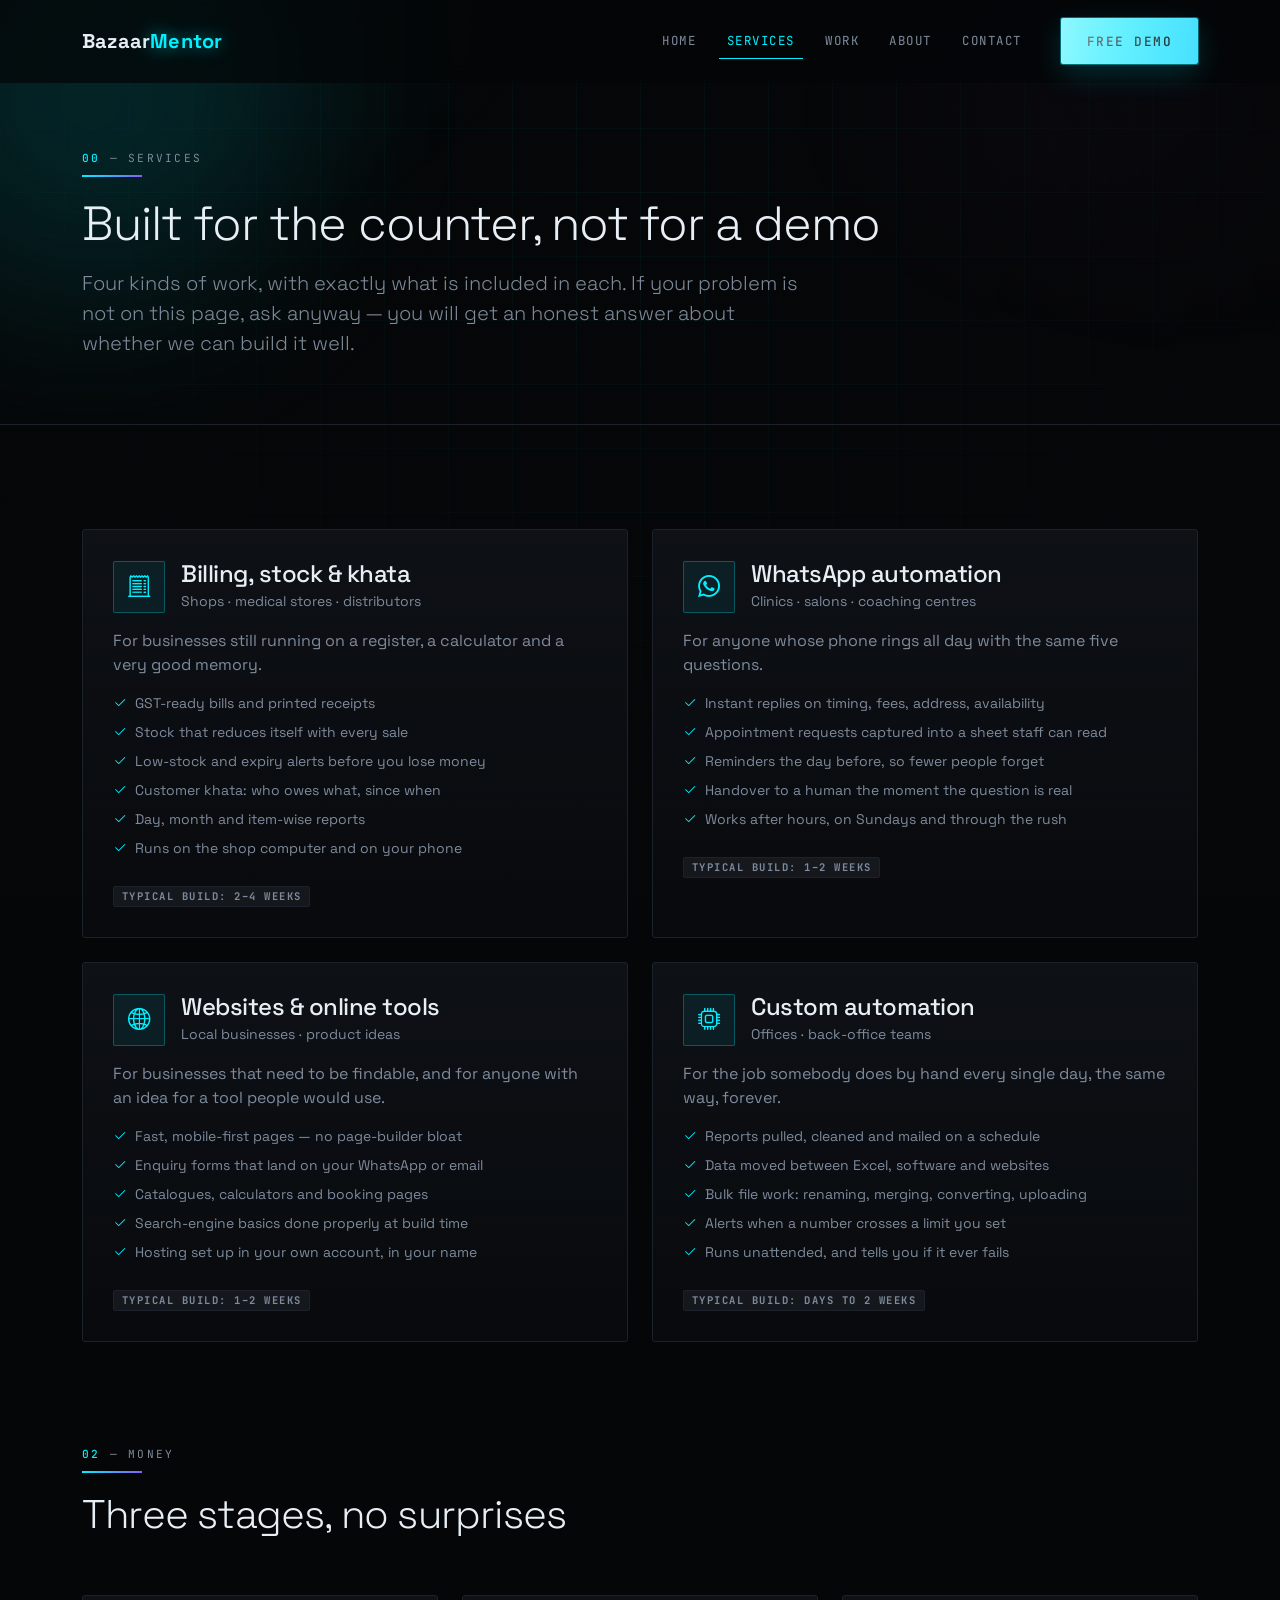
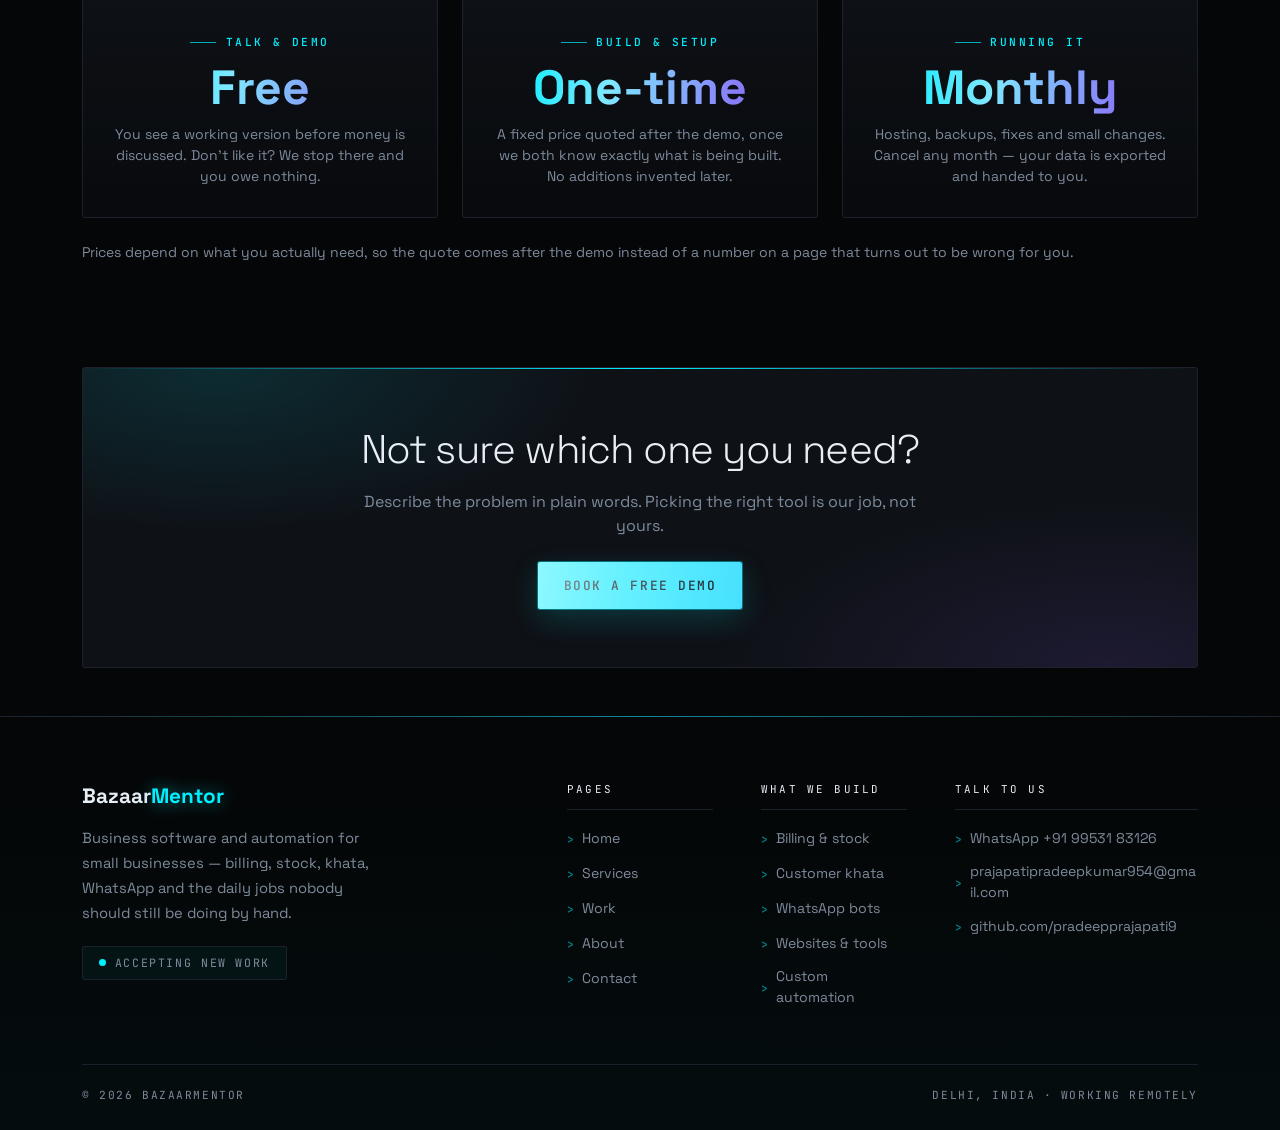
<file: services.html>
<!doctype html>
<html lang="en" data-bs-theme="dark">
<head>
<meta charset="utf-8">
<meta name="viewport" content="width=device-width, initial-scale=1">
<title>Services — BazaarMentor</title>
<meta name="description" content="Billing and stock software, WhatsApp automation, websites and online tools, and custom automation for small businesses.">
<link rel="icon" href="favicon.svg" type="image/svg+xml">
<link rel="preconnect" href="https://fonts.googleapis.com">
<link rel="preconnect" href="https://fonts.gstatic.com" crossorigin>
<link href="https://fonts.googleapis.com/css2?family=Space+Grotesk:wght@500;600;700&family=JetBrains+Mono:wght@400;500&display=swap" rel="stylesheet">
<link href="https://cdn.jsdelivr.net/npm/bootstrap@5.3.3/dist/css/bootstrap.min.css" rel="stylesheet">
<link href="https://cdn.jsdelivr.net/npm/bootstrap-icons@1.11.3/font/bootstrap-icons.min.css" rel="stylesheet">
<link href="assets/style.css" rel="stylesheet">
<noscript><style>#boot{display:none}</style></noscript>
</head>
<body>

<div id="boot">
  <div class="b-brand">BAZAAR<span>MENTOR</span></div>
  <div class="b-msg">Loading billing engine</div>
  <div class="b-bar"><div class="b-fill"></div></div>
  <div class="b-pct">0%</div>
</div>

<div class="grid-bg"></div>
<div class="scanlines"></div>

<nav class="navbar navbar-expand-lg navbar-bm fixed-top">
  <div class="container">
    <a class="navbar-brand" href="index.html">Bazaar<span>Mentor</span></a>
    <button class="navbar-toggler border-0" type="button" data-bs-toggle="collapse" data-bs-target="#mainNav" aria-controls="mainNav" aria-expanded="false" aria-label="Menu">
      <span class="navbar-toggler-icon"></span>
    </button>
    <div class="collapse navbar-collapse" id="mainNav">
      <ul class="navbar-nav ms-auto mb-3 mb-lg-0">
        <li class="nav-item"><a class="nav-link" href="index.html">Home</a></li>
        <li class="nav-item"><a class="nav-link active" href="services.html">Services</a></li>
        <li class="nav-item"><a class="nav-link" href="work.html">Work</a></li>
        <li class="nav-item"><a class="nav-link" href="about.html">About</a></li>
        <li class="nav-item"><a class="nav-link" href="contact.html">Contact</a></li>
      </ul>
      <a class="btn btn-bm ms-lg-4" href="contact.html">Free demo</a>
    </div>
  </div>
</nav>

<header class="page-head">
  <div class="orb orb-1"></div>
  <div class="container position-relative">
    <div class="sec-num mb-2 reveal"><b>00</b> — SERVICES</div>
    <div class="rule reveal"></div>
    <h1 class="display-5 reveal d1">Built for the counter, not for a demo</h1>
    <p class="lead text-muted-bm mt-3 mb-0 reveal d2" style="max-width: 720px">
      Four kinds of work, with exactly what is included in each. If your problem is not on this page, ask anyway — you will get an honest answer about whether we can build it well.
    </p>
  </div>
</header>

<section class="section">
  <div class="container">
    <div class="row g-4">

      <div class="col-lg-6 reveal">
        <div class="card-bm">
          <div class="d-flex align-items-center gap-3">
            <div class="icon-badge"><i class="bi bi-receipt-cutoff"></i></div>
            <div>
              <h2 class="h4 mb-0">Billing, stock &amp; khata</h2>
              <span class="text-muted-bm small">Shops · medical stores · distributors</span>
            </div>
          </div>
          <p class="text-muted-bm mt-3">For businesses still running on a register, a calculator and a very good memory.</p>
          <ul class="list-unstyled text-muted-bm small mb-4">
            <li class="mb-2"><i class="bi bi-check2 accent me-2"></i>GST-ready bills and printed receipts</li>
            <li class="mb-2"><i class="bi bi-check2 accent me-2"></i>Stock that reduces itself with every sale</li>
            <li class="mb-2"><i class="bi bi-check2 accent me-2"></i>Low-stock and expiry alerts before you lose money</li>
            <li class="mb-2"><i class="bi bi-check2 accent me-2"></i>Customer khata: who owes what, since when</li>
            <li class="mb-2"><i class="bi bi-check2 accent me-2"></i>Day, month and item-wise reports</li>
            <li><i class="bi bi-check2 accent me-2"></i>Runs on the shop computer and on your phone</li>
          </ul>
          <span class="badge badge-built px-2 py-1">Typical build: 2–4 weeks</span>
        </div>
      </div>

      <div class="col-lg-6 reveal d1">
        <div class="card-bm">
          <div class="d-flex align-items-center gap-3">
            <div class="icon-badge"><i class="bi bi-whatsapp"></i></div>
            <div>
              <h2 class="h4 mb-0">WhatsApp automation</h2>
              <span class="text-muted-bm small">Clinics · salons · coaching centres</span>
            </div>
          </div>
          <p class="text-muted-bm mt-3">For anyone whose phone rings all day with the same five questions.</p>
          <ul class="list-unstyled text-muted-bm small mb-4">
            <li class="mb-2"><i class="bi bi-check2 accent me-2"></i>Instant replies on timing, fees, address, availability</li>
            <li class="mb-2"><i class="bi bi-check2 accent me-2"></i>Appointment requests captured into a sheet staff can read</li>
            <li class="mb-2"><i class="bi bi-check2 accent me-2"></i>Reminders the day before, so fewer people forget</li>
            <li class="mb-2"><i class="bi bi-check2 accent me-2"></i>Handover to a human the moment the question is real</li>
            <li><i class="bi bi-check2 accent me-2"></i>Works after hours, on Sundays and through the rush</li>
          </ul>
          <span class="badge badge-built px-2 py-1">Typical build: 1–2 weeks</span>
        </div>
      </div>

      <div class="col-lg-6 reveal">
        <div class="card-bm">
          <div class="d-flex align-items-center gap-3">
            <div class="icon-badge"><i class="bi bi-globe2"></i></div>
            <div>
              <h2 class="h4 mb-0">Websites &amp; online tools</h2>
              <span class="text-muted-bm small">Local businesses · product ideas</span>
            </div>
          </div>
          <p class="text-muted-bm mt-3">For businesses that need to be findable, and for anyone with an idea for a tool people would use.</p>
          <ul class="list-unstyled text-muted-bm small mb-4">
            <li class="mb-2"><i class="bi bi-check2 accent me-2"></i>Fast, mobile-first pages — no page-builder bloat</li>
            <li class="mb-2"><i class="bi bi-check2 accent me-2"></i>Enquiry forms that land on your WhatsApp or email</li>
            <li class="mb-2"><i class="bi bi-check2 accent me-2"></i>Catalogues, calculators and booking pages</li>
            <li class="mb-2"><i class="bi bi-check2 accent me-2"></i>Search-engine basics done properly at build time</li>
            <li><i class="bi bi-check2 accent me-2"></i>Hosting set up in your own account, in your name</li>
          </ul>
          <span class="badge badge-built px-2 py-1">Typical build: 1–2 weeks</span>
        </div>
      </div>

      <div class="col-lg-6 reveal d1">
        <div class="card-bm">
          <div class="d-flex align-items-center gap-3">
            <div class="icon-badge"><i class="bi bi-cpu"></i></div>
            <div>
              <h2 class="h4 mb-0">Custom automation</h2>
              <span class="text-muted-bm small">Offices · back-office teams</span>
            </div>
          </div>
          <p class="text-muted-bm mt-3">For the job somebody does by hand every single day, the same way, forever.</p>
          <ul class="list-unstyled text-muted-bm small mb-4">
            <li class="mb-2"><i class="bi bi-check2 accent me-2"></i>Reports pulled, cleaned and mailed on a schedule</li>
            <li class="mb-2"><i class="bi bi-check2 accent me-2"></i>Data moved between Excel, software and websites</li>
            <li class="mb-2"><i class="bi bi-check2 accent me-2"></i>Bulk file work: renaming, merging, converting, uploading</li>
            <li class="mb-2"><i class="bi bi-check2 accent me-2"></i>Alerts when a number crosses a limit you set</li>
            <li><i class="bi bi-check2 accent me-2"></i>Runs unattended, and tells you if it ever fails</li>
          </ul>
          <span class="badge badge-built px-2 py-1">Typical build: days to 2 weeks</span>
        </div>
      </div>

    </div>
  </div>
</section>

<section class="section pt-0">
  <div class="container">
    <div class="row mb-5">
      <div class="col-lg-7 reveal">
        <div class="sec-num mb-2"><b>02</b> — MONEY</div>
        <div class="rule mt-2"></div>
        <h2 class="display-6">Three stages, no surprises</h2>
      </div>
    </div>
    <div class="row g-4">
      <div class="col-md-4 reveal">
        <div class="card-bm text-center">
          <div class="eyebrow">Talk &amp; demo</div>
          <div class="display-5 fw-bold gradient-text my-2">Free</div>
          <p class="text-muted-bm small mb-0">You see a working version before money is discussed. Don't like it? We stop there and you owe nothing.</p>
        </div>
      </div>
      <div class="col-md-4 reveal d1">
        <div class="card-bm text-center">
          <div class="eyebrow">Build &amp; setup</div>
          <div class="display-5 fw-bold gradient-text my-2">One-time</div>
          <p class="text-muted-bm small mb-0">A fixed price quoted after the demo, once we both know exactly what is being built. No additions invented later.</p>
        </div>
      </div>
      <div class="col-md-4 reveal d2">
        <div class="card-bm text-center">
          <div class="eyebrow">Running it</div>
          <div class="display-5 fw-bold gradient-text my-2">Monthly</div>
          <p class="text-muted-bm small mb-0">Hosting, backups, fixes and small changes. Cancel any month — your data is exported and handed to you.</p>
        </div>
      </div>
    </div>
    <p class="text-muted-bm small mt-4 mb-0 reveal">Prices depend on what you actually need, so the quote comes after the demo instead of a number on a page that turns out to be wrong for you.</p>
  </div>
</section>

<section class="pb-5">
  <div class="container">
    <div class="cta-band text-center reveal">
      <h2 class="display-6">Not sure which one you need?</h2>
      <p class="text-muted-bm mx-auto mt-3" style="max-width: 600px">Describe the problem in plain words. Picking the right tool is our job, not yours.</p>
      <a class="btn btn-bm btn-lg mt-2" href="contact.html">Book a free demo</a>
    </div>
  </div>
</section>

<footer class="footer-bm">
  <div class="container">
    <div class="row g-4 g-lg-5">
      <div class="col-lg-4">
        <div class="f-brand">Bazaar<span>Mentor</span></div>
        <p class="f-about">Business software and automation for small businesses — billing, stock, khata, WhatsApp and the daily jobs nobody should still be doing by hand.</p>
        <span class="pill"><span class="dot"></span> Accepting new work</span>
      </div>

      <div class="col-6 col-lg-2 offset-lg-1">
        <div class="f-head">Pages</div>
        <ul class="f-list">
          <li><a href="index.html">Home</a></li>
          <li><a href="services.html">Services</a></li>
          <li><a href="work.html">Work</a></li>
          <li><a href="about.html">About</a></li>
          <li><a href="contact.html">Contact</a></li>
        </ul>
      </div>

      <div class="col-6 col-lg-2">
        <div class="f-head">What we build</div>
        <ul class="f-list">
          <li><a href="services.html">Billing &amp; stock</a></li>
          <li><a href="services.html">Customer khata</a></li>
          <li><a href="services.html">WhatsApp bots</a></li>
          <li><a href="services.html">Websites &amp; tools</a></li>
          <li><a href="services.html">Custom automation</a></li>
        </ul>
      </div>

      <div class="col-lg-3">
        <div class="f-head">Talk to us</div>
        <ul class="f-list">
          <li><a href="https://wa.me/919953183126?text=Hi%20BazaarMentor%2C%20I%20saw%20your%20website." target="_blank" rel="noopener">WhatsApp +91 99531 83126</a></li>
          <li><a href="mailto:prajapatipradeepkumar954@gmail.com">prajapatipradeepkumar954@gmail.com</a></li>
          <li><a href="https://github.com/pradeepprajapati9" target="_blank" rel="noopener">github.com/pradeepprajapati9</a></li>
        </ul>
      </div>
    </div>

    <div class="f-bottom">
      <span>&copy; <span id="year">2026</span> BazaarMentor</span>
      <span>Delhi, India &middot; working remotely</span>
    </div>
  </div>
</footer>

<script src="https://cdn.jsdelivr.net/npm/bootstrap@5.3.3/dist/js/bootstrap.bundle.min.js"></script>
<script src="assets/main.js"></script>
</body>
</html>
</file>
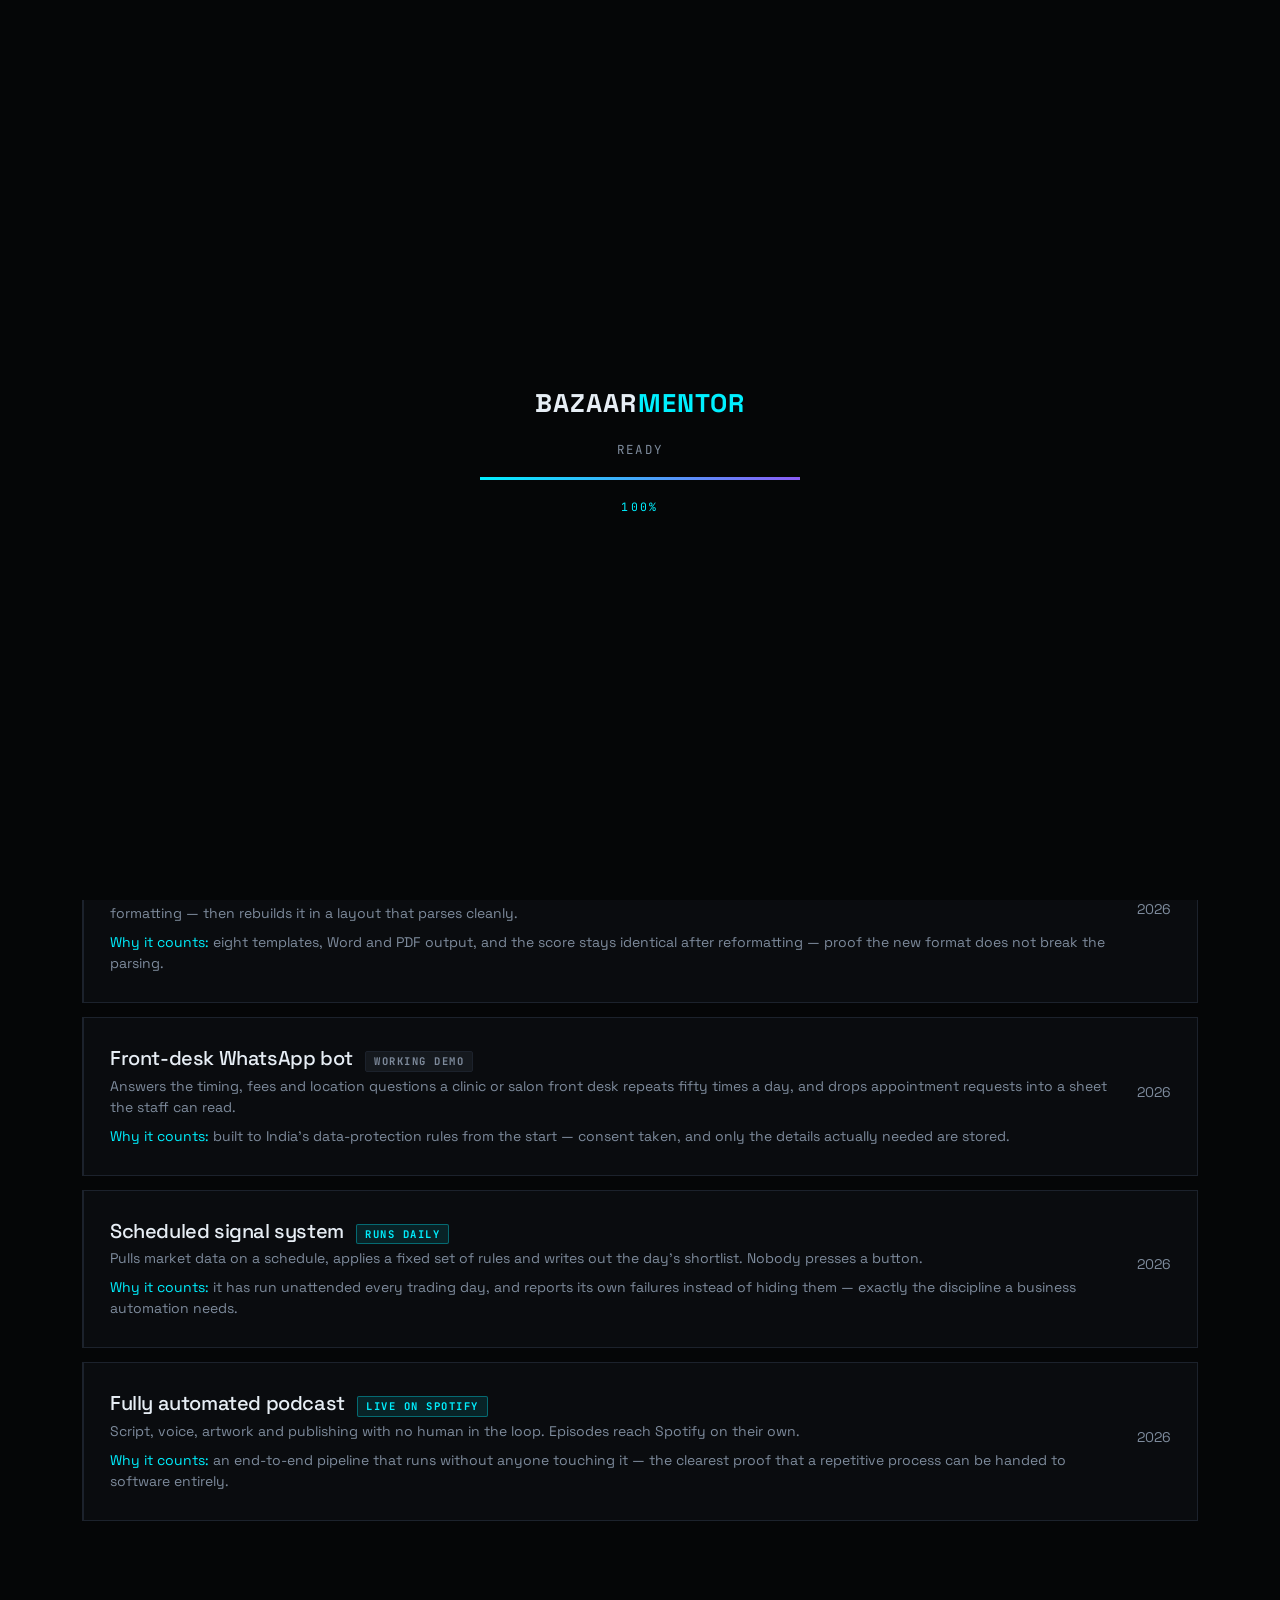
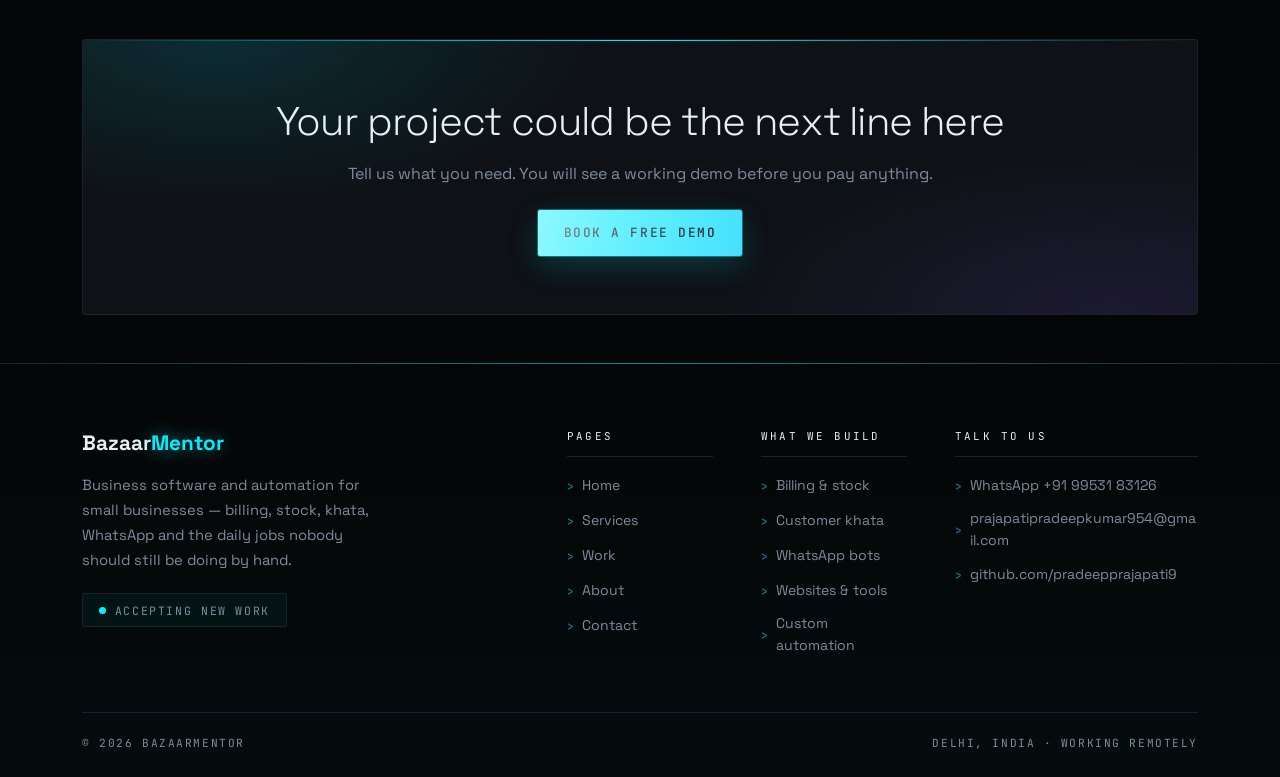
<file: work.html>
<!doctype html>
<html lang="en" data-bs-theme="dark">
<head>
<meta charset="utf-8">
<meta name="viewport" content="width=device-width, initial-scale=1">
<title>Work — BazaarMentor</title>
<meta name="description" content="Six shipped products: a Shopify App Store app, a live import-duty calculator, an ATS resume tool, a WhatsApp front-desk bot, an automated signal system and a fully automated podcast.">
<link rel="icon" href="favicon.svg" type="image/svg+xml">
<link rel="preconnect" href="https://fonts.googleapis.com">
<link rel="preconnect" href="https://fonts.gstatic.com" crossorigin>
<link href="https://fonts.googleapis.com/css2?family=Space+Grotesk:wght@500;600;700&family=JetBrains+Mono:wght@400;500&display=swap" rel="stylesheet">
<link href="https://cdn.jsdelivr.net/npm/bootstrap@5.3.3/dist/css/bootstrap.min.css" rel="stylesheet">
<link href="https://cdn.jsdelivr.net/npm/bootstrap-icons@1.11.3/font/bootstrap-icons.min.css" rel="stylesheet">
<link href="assets/style.css" rel="stylesheet">
<noscript><style>#boot{display:none}</style></noscript>
</head>
<body>

<div id="boot">
  <div class="b-brand">BAZAAR<span>MENTOR</span></div>
  <div class="b-msg">Loading billing engine</div>
  <div class="b-bar"><div class="b-fill"></div></div>
  <div class="b-pct">0%</div>
</div>

<div class="grid-bg"></div>
<div class="scanlines"></div>

<nav class="navbar navbar-expand-lg navbar-bm fixed-top">
  <div class="container">
    <a class="navbar-brand" href="index.html">Bazaar<span>Mentor</span></a>
    <button class="navbar-toggler border-0" type="button" data-bs-toggle="collapse" data-bs-target="#mainNav" aria-controls="mainNav" aria-expanded="false" aria-label="Menu">
      <span class="navbar-toggler-icon"></span>
    </button>
    <div class="collapse navbar-collapse" id="mainNav">
      <ul class="navbar-nav ms-auto mb-3 mb-lg-0">
        <li class="nav-item"><a class="nav-link" href="index.html">Home</a></li>
        <li class="nav-item"><a class="nav-link" href="services.html">Services</a></li>
        <li class="nav-item"><a class="nav-link active" href="work.html">Work</a></li>
        <li class="nav-item"><a class="nav-link" href="about.html">About</a></li>
        <li class="nav-item"><a class="nav-link" href="contact.html">Contact</a></li>
      </ul>
      <a class="btn btn-bm ms-lg-4" href="contact.html">Free demo</a>
    </div>
  </div>
</nav>

<header class="page-head">
  <div class="orb orb-2"></div>
  <div class="container position-relative">
    <div class="sec-num mb-2 reveal"><b>00</b> — PORTFOLIO</div>
    <div class="rule reveal"></div>
    <h1 class="display-5 reveal d1">Shipped, not planned</h1>
    <p class="lead text-muted-bm mt-3 mb-0 reveal d2" style="max-width: 720px">
      Six finished products — one of them reviewed and approved by Shopify itself. Where a project is public, the link is right here. Open it and check.
    </p>
  </div>
</header>

<section class="section">
  <div class="container">

    <div class="reveal">
      <div class="work-row">
        <div>
          <h2 class="h5 mb-1">Featherbyte Cookie Banner <span class="badge badge-live px-2 py-1 ms-2">Live</span></h2>
          <p class="text-muted-bm small mb-2">Cookie consent for Shopify stores, without the speed penalty other consent apps bring. Correct Google Consent Mode handling, and it never breaks checkout.</p>
          <p class="text-muted-bm small mb-0"><span class="accent">Why it counts:</span> Shopify reviewed and approved it. It is listed publicly in their App Store, where anyone can install it.</p>
        </div>
        <div class="text-lg-end">
          <div class="text-muted-bm small mb-2">Jul 2026</div>
          <a class="btn btn-outline-bm btn-sm" href="https://apps.shopify.com/featherbyte-cookie-banner" target="_blank" rel="noopener">Open</a>
        </div>
      </div>
    </div>

    <div class="reveal">
      <div class="work-row">
        <div>
          <h2 class="h5 mb-1">TariffWise <span class="badge badge-live px-2 py-1 ms-2">Live</span></h2>
          <p class="text-muted-bm small mb-2">Works out US import duty, customs fees, total landed cost and a sensible selling price for people shipping goods into America.</p>
          <p class="text-muted-bm small mb-0"><span class="accent">Why it counts:</span> built the month the $800 duty-free exemption ended, when no free tool for it existed. Public, free, running today.</p>
        </div>
        <div class="text-lg-end">
          <div class="text-muted-bm small mb-2">2025</div>
          <a class="btn btn-outline-bm btn-sm" href="https://pradeepprajapati9.github.io/tariffwise/" target="_blank" rel="noopener">Open</a>
        </div>
      </div>
    </div>

    <div class="reveal">
      <div class="work-row">
        <div>
          <h2 class="h5 mb-1">ResumeFit <span class="badge badge-built px-2 py-1 ms-2">Built</span></h2>
          <p class="text-muted-bm small mb-2">Scores a resume against a job description the way company screening software does — contact details, sections, keywords, impact, writing and formatting — then rebuilds it in a layout that parses cleanly.</p>
          <p class="text-muted-bm small mb-0"><span class="accent">Why it counts:</span> eight templates, Word and PDF output, and the score stays identical after reformatting — proof the new format does not break the parsing.</p>
        </div>
        <div class="text-lg-end">
          <div class="text-muted-bm small mb-2">2026</div>
        </div>
      </div>
    </div>

    <div class="reveal">
      <div class="work-row">
        <div>
          <h2 class="h5 mb-1">Front-desk WhatsApp bot <span class="badge badge-built px-2 py-1 ms-2">Working demo</span></h2>
          <p class="text-muted-bm small mb-2">Answers the timing, fees and location questions a clinic or salon front desk repeats fifty times a day, and drops appointment requests into a sheet the staff can read.</p>
          <p class="text-muted-bm small mb-0"><span class="accent">Why it counts:</span> built to India's data-protection rules from the start — consent taken, and only the details actually needed are stored.</p>
        </div>
        <div class="text-lg-end">
          <div class="text-muted-bm small mb-2">2026</div>
        </div>
      </div>
    </div>

    <div class="reveal">
      <div class="work-row">
        <div>
          <h2 class="h5 mb-1">Scheduled signal system <span class="badge badge-live px-2 py-1 ms-2">Runs daily</span></h2>
          <p class="text-muted-bm small mb-2">Pulls market data on a schedule, applies a fixed set of rules and writes out the day's shortlist. Nobody presses a button.</p>
          <p class="text-muted-bm small mb-0"><span class="accent">Why it counts:</span> it has run unattended every trading day, and reports its own failures instead of hiding them — exactly the discipline a business automation needs.</p>
        </div>
        <div class="text-lg-end">
          <div class="text-muted-bm small mb-2">2026</div>
        </div>
      </div>
    </div>

    <div class="reveal">
      <div class="work-row">
        <div>
          <h2 class="h5 mb-1">Fully automated podcast <span class="badge badge-live px-2 py-1 ms-2">Live on Spotify</span></h2>
          <p class="text-muted-bm small mb-2">Script, voice, artwork and publishing with no human in the loop. Episodes reach Spotify on their own.</p>
          <p class="text-muted-bm small mb-0"><span class="accent">Why it counts:</span> an end-to-end pipeline that runs without anyone touching it — the clearest proof that a repetitive process can be handed to software entirely.</p>
        </div>
        <div class="text-lg-end">
          <div class="text-muted-bm small mb-2">2026</div>
        </div>
      </div>
    </div>

  </div>
</section>

<section class="pb-5">
  <div class="container">
    <div class="cta-band text-center reveal">
      <h2 class="display-6">Your project could be the next line here</h2>
      <p class="text-muted-bm mx-auto mt-3" style="max-width: 600px">Tell us what you need. You will see a working demo before you pay anything.</p>
      <a class="btn btn-bm btn-lg mt-2" href="contact.html">Book a free demo</a>
    </div>
  </div>
</section>

<footer class="footer-bm">
  <div class="container">
    <div class="row g-4 g-lg-5">
      <div class="col-lg-4">
        <div class="f-brand">Bazaar<span>Mentor</span></div>
        <p class="f-about">Business software and automation for small businesses — billing, stock, khata, WhatsApp and the daily jobs nobody should still be doing by hand.</p>
        <span class="pill"><span class="dot"></span> Accepting new work</span>
      </div>

      <div class="col-6 col-lg-2 offset-lg-1">
        <div class="f-head">Pages</div>
        <ul class="f-list">
          <li><a href="index.html">Home</a></li>
          <li><a href="services.html">Services</a></li>
          <li><a href="work.html">Work</a></li>
          <li><a href="about.html">About</a></li>
          <li><a href="contact.html">Contact</a></li>
        </ul>
      </div>

      <div class="col-6 col-lg-2">
        <div class="f-head">What we build</div>
        <ul class="f-list">
          <li><a href="services.html">Billing &amp; stock</a></li>
          <li><a href="services.html">Customer khata</a></li>
          <li><a href="services.html">WhatsApp bots</a></li>
          <li><a href="services.html">Websites &amp; tools</a></li>
          <li><a href="services.html">Custom automation</a></li>
        </ul>
      </div>

      <div class="col-lg-3">
        <div class="f-head">Talk to us</div>
        <ul class="f-list">
          <li><a href="https://wa.me/919953183126?text=Hi%20BazaarMentor%2C%20I%20saw%20your%20website." target="_blank" rel="noopener">WhatsApp +91 99531 83126</a></li>
          <li><a href="mailto:prajapatipradeepkumar954@gmail.com">prajapatipradeepkumar954@gmail.com</a></li>
          <li><a href="https://github.com/pradeepprajapati9" target="_blank" rel="noopener">github.com/pradeepprajapati9</a></li>
        </ul>
      </div>
    </div>

    <div class="f-bottom">
      <span>&copy; <span id="year">2026</span> BazaarMentor</span>
      <span>Delhi, India &middot; working remotely</span>
    </div>
  </div>
</footer>

<script src="https://cdn.jsdelivr.net/npm/bootstrap@5.3.3/dist/js/bootstrap.bundle.min.js"></script>
<script src="assets/main.js"></script>
</body>
</html>
</file>
<file: assets/style.css>
/* BazaarMentor — neon HUD theme layer on top of Bootstrap 5 */

:root {
  --bm-bg: #050607;
  --bm-bg-2: #0A0C10;
  --bm-surface: #0E1116;
  --bm-surface-2: #121721;
  --bm-line: #1C222C;
  --bm-cyan: #00F0FF;
  --bm-cyan-dim: #00B7D7;
  --bm-violet: #8B5CF6;
  --bm-text: #E7EEF5;
  --bm-muted: #7E8B9C;
  --bm-glow: 0 0 26px rgba(0, 240, 255, .22);
  --sans: "Space Grotesk", system-ui, -apple-system, "Segoe UI", sans-serif;
  --mono: "JetBrains Mono", ui-monospace, SFMono-Regular, Consolas, monospace;
}

/* ---------- base ---------- */
html, body { max-width: 100%; overflow-x: hidden; }

body {
  background-color: var(--bm-bg);
  color: var(--bm-text);
  font-family: var(--sans);
  font-size: 16px;
  -webkit-font-smoothing: antialiased;
}

h1, h2, h3, h4, .navbar-brand { font-family: var(--sans); font-weight: 700; letter-spacing: -.02em; }
.text-muted-bm { color: var(--bm-muted) !important; }
.section { padding: 104px 0; position: relative; }

/* fixed background: grid + vignette, sits behind everything */
.grid-bg {
  position: fixed; inset: 0; z-index: -2; pointer-events: none;
  background-image:
    linear-gradient(rgba(0, 240, 255, .045) 1px, transparent 1px),
    linear-gradient(90deg, rgba(0, 240, 255, .045) 1px, transparent 1px);
  background-size: 64px 64px;
  mask-image: radial-gradient(circle at 50% 22%, #000 0%, transparent 78%);
  -webkit-mask-image: radial-gradient(circle at 50% 22%, #000 0%, transparent 78%);
}
.grid-bg::after {
  content: ""; position: absolute; inset: 0;
  background:
    radial-gradient(700px 420px at 8% 0%, rgba(0, 240, 255, .10), transparent 62%),
    radial-gradient(700px 420px at 96% 12%, rgba(139, 92, 246, .10), transparent 62%);
}
.scanlines {
  position: fixed; inset: 0; z-index: -1; pointer-events: none; opacity: .35;
  background: repeating-linear-gradient(180deg, rgba(255, 255, 255, .022) 0 1px, transparent 1px 3px);
}

/* ---------- HUD labels ---------- */
.eyebrow {
  font-family: var(--mono); font-size: .7rem; font-weight: 500;
  letter-spacing: .22em; text-transform: uppercase; color: var(--bm-cyan);
  display: inline-flex; align-items: center; gap: .6rem;
}
.eyebrow::before {
  content: ""; width: 26px; height: 1px; background: var(--bm-cyan); opacity: .7;
}
.sec-num {
  font-family: var(--mono); font-size: .7rem; letter-spacing: .2em;
  color: var(--bm-muted); text-transform: uppercase;
}
.sec-num b { color: var(--bm-cyan); font-weight: 500; }
.rule { width: 60px; height: 2px; margin-bottom: 18px; background: linear-gradient(90deg, var(--bm-cyan), var(--bm-violet)); }
.gradient-text {
  background: linear-gradient(100deg, var(--bm-cyan) 5%, #7FE7FF 40%, var(--bm-violet) 95%);
  -webkit-background-clip: text; background-clip: text; color: transparent;
}
.mono { font-family: var(--mono); }

/* ---------- boot screen ---------- */
#boot {
  position: fixed; inset: 0; z-index: 2000; background: var(--bm-bg);
  display: grid; place-content: center; gap: 18px; padding: 24px;
  font-family: var(--mono); text-align: center;
  transition: opacity .6s ease, visibility .6s ease;
}
#boot.done { opacity: 0; visibility: hidden; }
#boot .b-brand { font-family: var(--sans); font-size: 1.6rem; font-weight: 700; letter-spacing: .04em; }
#boot .b-brand span { color: var(--bm-cyan); }
#boot .b-msg { font-size: .78rem; letter-spacing: .18em; color: var(--bm-muted); text-transform: uppercase; }
#boot .b-bar { width: min(320px, 76vw); height: 3px; background: var(--bm-line); overflow: hidden; margin: 0 auto; }
#boot .b-fill { height: 100%; width: 0%; background: linear-gradient(90deg, var(--bm-cyan), var(--bm-violet)); box-shadow: var(--bm-glow); }
#boot .b-pct { font-size: .72rem; letter-spacing: .2em; color: var(--bm-cyan); }

/* ---------- navbar ---------- */
.navbar-bm {
  background: rgba(5, 6, 7, .72); backdrop-filter: blur(14px);
  border-bottom: 1px solid transparent; padding: 18px 0;
  transition: background .3s ease, border-color .3s ease, padding .3s ease;
}
.navbar-bm.is-stuck { background: rgba(5, 6, 7, .96); border-bottom-color: var(--bm-line); padding: 11px 0; }
.navbar-bm .navbar-brand { font-size: 1.25rem; letter-spacing: .01em; color: var(--bm-text); }
.navbar-bm .navbar-brand span { color: var(--bm-cyan); text-shadow: 0 0 18px rgba(0, 240, 255, .6); }
.navbar-bm .nav-link {
  color: var(--bm-muted); font-family: var(--mono); font-size: .78rem;
  letter-spacing: .12em; text-transform: uppercase; margin: 0 .45rem; position: relative;
}
.navbar-bm .nav-link::after {
  content: ""; position: absolute; left: 0; bottom: 0; height: 1px; width: 0;
  background: var(--bm-cyan); box-shadow: var(--bm-glow); transition: width .25s ease;
}
.navbar-bm .nav-link:hover, .navbar-bm .nav-link.active { color: var(--bm-cyan); }
.navbar-bm .nav-link:hover::after, .navbar-bm .nav-link.active::after { width: 100%; }
.navbar-toggler:focus { box-shadow: none; }

/* ---------- buttons ---------- */
.btn-bm {
  --shine: -120%; position: relative; overflow: hidden;
  font-family: var(--mono); font-size: .8rem; font-weight: 500;
  letter-spacing: .12em; text-transform: uppercase;
  color: #04161A; background: linear-gradient(100deg, var(--bm-cyan), #48E0FF);
  border: 0; border-radius: 2px; padding: .85rem 1.6rem;
  box-shadow: 0 0 0 1px rgba(0, 240, 255, .4), 0 10px 30px rgba(0, 240, 255, .18);
  transition: transform .2s ease, box-shadow .25s ease;
}
.btn-bm:hover {
  color: #04161A; transform: translateY(-2px);
  box-shadow: 0 0 0 1px rgba(0, 240, 255, .8), 0 14px 40px rgba(0, 240, 255, .34);
}
.btn-bm::before {
  content: ""; position: absolute; inset: 0; left: var(--shine);
  background: linear-gradient(100deg, transparent, rgba(255, 255, 255, .6), transparent);
  transition: left .6s ease;
}
.btn-bm:hover::before { left: 120%; }

.btn-outline-bm {
  font-family: var(--mono); font-size: .8rem; letter-spacing: .12em; text-transform: uppercase;
  color: var(--bm-text); background: transparent; border: 1px solid var(--bm-line);
  border-radius: 2px; padding: .85rem 1.6rem;
  transition: color .25s ease, border-color .25s ease, box-shadow .25s ease, transform .2s ease;
}
.btn-outline-bm:hover {
  color: var(--bm-cyan); border-color: var(--bm-cyan);
  box-shadow: var(--bm-glow); transform: translateY(-2px);
}

/* ---------- cards ---------- */
.card-bm {
  position: relative; padding: 30px;
  background: linear-gradient(180deg, var(--bm-surface), rgba(10, 12, 16, .7));
  border: 1px solid var(--bm-line); border-radius: 3px;
  transition: transform .35s cubic-bezier(.2, .8, .2, 1), border-color .35s ease, box-shadow .35s ease;
}
.card-bm::before {
  content: ""; position: absolute; inset: 0; opacity: 0; pointer-events: none;
  background: radial-gradient(420px circle at var(--mx, 50%) var(--my, 0%), rgba(0, 240, 255, .10), transparent 42%);
  transition: opacity .35s ease;
}
/* corner brackets */
.card-bm::after {
  content: ""; position: absolute; inset: 8px; pointer-events: none; opacity: 0;
  border: 1px solid var(--bm-cyan);
  clip-path: polygon(0 0, 16px 0, 16px 1px, 1px 1px, 1px 16px, 0 16px,
                     0 100%, 16px 100%, 16px calc(100% - 1px), 1px calc(100% - 1px), 1px calc(100% - 16px), 0 calc(100% - 16px),
                     100% 0, calc(100% - 16px) 0, calc(100% - 16px) 1px, calc(100% - 1px) 1px, calc(100% - 1px) 16px, 100% 16px,
                     100% 100%, calc(100% - 16px) 100%, calc(100% - 16px) calc(100% - 1px), calc(100% - 1px) calc(100% - 1px), calc(100% - 1px) calc(100% - 16px), 100% calc(100% - 16px));
  transition: opacity .35s ease;
}
.card-bm:hover {
  transform: translateY(-6px); border-color: rgba(0, 240, 255, .45);
  box-shadow: 0 20px 50px rgba(0, 0, 0, .6), 0 0 30px rgba(0, 240, 255, .10);
}
.card-bm:hover::before, .card-bm:hover::after { opacity: 1; }
/* one card per column stretches to match its row; stacked cards keep their own height */
.row > [class*="col"] > .card-bm:only-child, .card-bm.h-100 { height: 100%; }

.icon-badge {
  width: 52px; height: 52px; border-radius: 2px; display: grid; place-items: center;
  font-size: 1.4rem; color: var(--bm-cyan);
  background: rgba(0, 240, 255, .07); border: 1px solid rgba(0, 240, 255, .28);
  transition: transform .35s ease, box-shadow .35s ease;
}
.card-bm:hover .icon-badge { transform: translateY(-2px); box-shadow: var(--bm-glow); }

/* ---------- hero ---------- */
.hero { position: relative; padding: 156px 0 88px; overflow: hidden; }
.orb { position: absolute; border-radius: 50%; filter: blur(100px); opacity: .42; pointer-events: none; z-index: 0; }
.orb-1 { width: 420px; height: 420px; background: rgba(0, 240, 255, .30); top: -110px; left: -120px; animation: drift 18s ease-in-out infinite; }
.orb-2 { width: 380px; height: 380px; background: rgba(139, 92, 246, .28); bottom: -150px; right: -90px; animation: drift 22s ease-in-out infinite reverse; }
.hero > .container, .page-head > .container { position: relative; z-index: 1; }
@keyframes drift {
  0%, 100% { transform: translate(0, 0) scale(1); }
  50%      { transform: translate(36px, -28px) scale(1.14); }
}

.pill {
  display: inline-flex; align-items: center; gap: .55rem;
  font-family: var(--mono); font-size: .72rem; letter-spacing: .14em; text-transform: uppercase;
  color: var(--bm-muted); border: 1px solid var(--bm-line);
  background: rgba(0, 240, 255, .04); border-radius: 2px; padding: .45rem 1rem;
}
.pill .dot {
  width: 7px; height: 7px; border-radius: 50%; background: var(--bm-cyan);
  box-shadow: 0 0 0 0 rgba(0, 240, 255, .7); animation: pulse 2.2s infinite;
}
@keyframes pulse {
  70%  { box-shadow: 0 0 0 9px rgba(0, 240, 255, 0); }
  100% { box-shadow: 0 0 0 0 rgba(0, 240, 255, 0); }
}

.caret { display: inline-block; width: 12px; border-bottom: 2px solid var(--bm-cyan); animation: blink 1s steps(1) infinite; }
@keyframes blink { 50% { opacity: 0; } }

/* ---------- terminal panel ---------- */
.panel {
  background: linear-gradient(180deg, var(--bm-surface-2), rgba(10, 12, 16, .92));
  border: 1px solid var(--bm-line); border-radius: 3px; overflow: hidden;
  box-shadow: 0 30px 80px rgba(0, 0, 0, .65), 0 0 40px rgba(0, 240, 255, .06);
}
.panel-head {
  padding: 12px 18px; border-bottom: 1px solid var(--bm-line);
  display: flex; align-items: center; gap: 8px;
  font-family: var(--mono); font-size: .72rem; letter-spacing: .12em; color: var(--bm-muted);
  background: rgba(0, 240, 255, .03);
}
.panel-head i { width: 9px; height: 9px; border-radius: 50%; display: inline-block; }
.panel-row {
  display: flex; justify-content: space-between; align-items: center; gap: 6px 14px;
  flex-wrap: wrap; padding: 15px 18px; border-bottom: 1px solid rgba(28, 34, 44, .7);
  font-family: var(--mono); font-size: .82rem;
}
.panel-row:last-child { border-bottom: 0; }
.panel-row .k { color: var(--bm-muted); letter-spacing: .06em; }
.panel-row .v {
  color: var(--bm-text); font-weight: 500;
  min-width: 0; max-width: 100%; text-align: right;
  overflow-wrap: anywhere; word-break: break-word;
}
a.panel-row { color: inherit; text-decoration: none; transition: background .25s ease; }
a.panel-row:hover { background: rgba(0, 240, 255, .05); }
a.panel-row:hover .v { color: var(--bm-cyan); }

/* ---------- ticker ---------- */
.ticker {
  border-top: 1px solid var(--bm-line); border-bottom: 1px solid var(--bm-line);
  background: rgba(0, 240, 255, .03); overflow: hidden; padding: 14px 0;
}
.ticker-track { display: flex; gap: 48px; width: max-content; animation: slide 34s linear infinite; }
.ticker span {
  font-family: var(--mono); font-size: .78rem; letter-spacing: .2em; text-transform: uppercase;
  color: var(--bm-muted); white-space: nowrap;
}
.ticker span b { color: var(--bm-cyan); font-weight: 500; }
@keyframes slide { to { transform: translateX(-50%); } }
.ticker:hover .ticker-track { animation-play-state: paused; }

/* ---------- counters ---------- */
.stat { text-align: center; padding: 24px 12px; }
.stat .num { font-family: var(--sans); font-size: clamp(2rem, 4vw, 2.9rem); font-weight: 700; }
.stat .lbl { font-family: var(--mono); color: var(--bm-muted); font-size: .7rem; letter-spacing: .18em; text-transform: uppercase; }

/* ---------- process timeline ---------- */
.steps { position: relative; }
.steps::before {
  content: ""; position: absolute; left: 25px; top: 12px; bottom: 12px; width: 1px;
  background: linear-gradient(180deg, var(--bm-cyan), rgba(139, 92, 246, .4), transparent);
}
.step { position: relative; padding-left: 76px; padding-bottom: 42px; }
.step:last-child { padding-bottom: 0; }
.step .n {
  position: absolute; left: 0; top: 0; width: 52px; height: 52px; border-radius: 2px;
  display: grid; place-items: center; font-family: var(--mono); font-size: .85rem;
  color: var(--bm-cyan); background: var(--bm-surface); border: 1px solid var(--bm-line);
  transition: box-shadow .3s ease, border-color .3s ease, transform .3s ease;
}
.step:hover .n { border-color: var(--bm-cyan); box-shadow: var(--bm-glow); transform: translateY(-2px); }

/* ---------- work list ---------- */
.work-row {
  display: grid; grid-template-columns: 1fr auto; gap: 12px 26px; align-items: center;
  padding: 28px 26px; border: 1px solid var(--bm-line); border-left: 2px solid var(--bm-line);
  background: rgba(14, 17, 22, .6); margin-bottom: 14px;
  transition: transform .3s ease, border-color .3s ease, background .3s ease, box-shadow .3s ease;
}
.work-row:hover {
  transform: translateX(6px); border-color: rgba(0, 240, 255, .4); border-left-color: var(--bm-cyan);
  background: rgba(14, 17, 22, .95); box-shadow: 0 0 30px rgba(0, 240, 255, .08);
}
.badge-live {
  font-family: var(--mono); font-size: .66rem; letter-spacing: .14em; text-transform: uppercase;
  background: rgba(0, 240, 255, .10); color: var(--bm-cyan); border: 1px solid rgba(0, 240, 255, .35); border-radius: 2px;
}
.badge-built {
  font-family: var(--mono); font-size: .66rem; letter-spacing: .14em; text-transform: uppercase;
  background: rgba(126, 139, 156, .10); color: var(--bm-muted); border: 1px solid var(--bm-line); border-radius: 2px;
}

/* ---------- forms ---------- */
.form-control, .form-select {
  background: rgba(5, 6, 7, .7); border: 1px solid var(--bm-line); color: var(--bm-text);
  border-radius: 2px; padding: .8rem 1rem; font-family: var(--mono); font-size: .88rem;
}
.form-control:focus, .form-select:focus {
  background: rgba(5, 6, 7, .9); color: var(--bm-text);
  border-color: var(--bm-cyan); box-shadow: 0 0 0 .18rem rgba(0, 240, 255, .14);
}
.form-control::placeholder { color: #4E5A69; }
.form-label {
  font-family: var(--mono); font-size: .7rem; letter-spacing: .14em;
  text-transform: uppercase; color: var(--bm-muted);
}

/* ---------- accordion ---------- */
.accordion-bm .accordion-item {
  background: var(--bm-surface); border: 1px solid var(--bm-line); border-radius: 2px; margin-bottom: 12px; overflow: hidden;
}
.accordion-bm .accordion-button { background: transparent; color: var(--bm-text); font-weight: 600; box-shadow: none; }
.accordion-bm .accordion-button:not(.collapsed) { color: var(--bm-cyan); background: rgba(0, 240, 255, .05); }
.accordion-bm .accordion-button::after { filter: invert(74%) sepia(84%) saturate(2000%) hue-rotate(140deg); }
.accordion-bm .accordion-body { color: var(--bm-muted); }

/* ---------- cta band ---------- */
.cta-band {
  position: relative; border: 1px solid var(--bm-line); border-radius: 3px;
  padding: 58px 46px; overflow: hidden;
  background:
    radial-gradient(600px 260px at 12% 0%, rgba(0, 240, 255, .12), transparent 65%),
    radial-gradient(600px 260px at 92% 100%, rgba(139, 92, 246, .12), transparent 65%),
    var(--bm-surface);
}
.cta-band::before {
  content: ""; position: absolute; top: 0; left: 0; right: 0; height: 1px;
  background: linear-gradient(90deg, transparent, var(--bm-cyan), transparent);
}

/* ---------- footer ---------- */
.footer-bm {
  position: relative; border-top: 1px solid var(--bm-line);
  padding: 64px 0 0; color: var(--bm-muted);
  background: linear-gradient(180deg, transparent, rgba(0, 240, 255, .03));
}
.footer-bm::before {
  content: ""; position: absolute; top: -1px; left: 0; right: 0; height: 1px;
  background: linear-gradient(90deg, transparent, rgba(0, 240, 255, .5), transparent);
}
.footer-bm .f-brand { font-family: var(--sans); font-size: 1.3rem; font-weight: 700; color: var(--bm-text); }
.footer-bm .f-brand span { color: var(--bm-cyan); text-shadow: 0 0 18px rgba(0, 240, 255, .55); }
.footer-bm .f-about { font-size: .92rem; line-height: 1.7; max-width: 34ch; margin: 14px 0 20px; }
.f-head {
  font-family: var(--mono); font-size: .68rem; letter-spacing: .2em; text-transform: uppercase;
  color: var(--bm-text); padding-bottom: 12px; margin-bottom: 16px;
  border-bottom: 1px solid var(--bm-line);
}
.f-list { list-style: none; padding: 0; margin: 0; display: grid; gap: 11px; }
.f-list a {
  color: var(--bm-muted); text-decoration: none; font-size: .88rem;
  display: inline-flex; align-items: center; gap: .5rem; transition: color .2s ease, gap .2s ease;
  overflow-wrap: anywhere;
}
.f-list a::before { content: "›"; color: var(--bm-cyan); opacity: .55; }
.f-list a:hover { color: var(--bm-cyan); gap: .75rem; }
.f-bottom {
  margin-top: 56px; border-top: 1px solid var(--bm-line); padding: 22px 0 26px;
  display: flex; flex-wrap: wrap; justify-content: space-between; gap: 10px 20px;
  font-family: var(--mono); font-size: .7rem; letter-spacing: .14em; text-transform: uppercase;
}

/* ---------- page header ---------- */
.page-head { padding: 150px 0 66px; position: relative; overflow: hidden; border-bottom: 1px solid var(--bm-line); }

/* ---------- scroll reveal ---------- */
.reveal { opacity: 0; transform: translateY(24px); transition: opacity .7s ease, transform .7s cubic-bezier(.2, .8, .2, 1); }
.reveal.in { opacity: 1; transform: none; }
.reveal.d1 { transition-delay: .08s; }
.reveal.d2 { transition-delay: .16s; }
.reveal.d3 { transition-delay: .24s; }
.reveal.d4 { transition-delay: .32s; }

/* ---------- mobile ---------- */
@media (max-width: 991.98px) {
  .navbar-bm .navbar-collapse {
    background: rgba(5, 6, 7, .98); border: 1px solid var(--bm-line);
    margin-top: 12px; padding: 16px;
  }
  .navbar-bm .btn-bm { display: block; text-align: center; }
}

@media (max-width: 767.98px) {
  .section { padding: 68px 0; }
  .hero { padding: 124px 0 60px; }
  .page-head { padding: 116px 0 46px; }
  .card-bm { padding: 22px; }
  .cta-band { padding: 38px 22px; }
  .grid-bg { background-size: 42px 42px; }
  .orb-1 { width: 240px; height: 240px; top: -70px; left: -80px; }
  .orb-2 { width: 220px; height: 220px; bottom: -80px; right: -70px; }
  .work-row { grid-template-columns: 1fr; padding: 22px 18px; }
  .work-row:hover { transform: none; }
  .work-row .text-lg-end { text-align: left !important; }
  .panel-row .v { text-align: left; }
  .steps::before { left: 20px; }
  .step { padding-left: 62px; }
  .step .n { width: 42px; height: 42px; }
  .display-4 { font-size: 2.1rem; }
  .display-5 { font-size: 1.9rem; }
  .display-6 { font-size: 1.55rem; }
}

.card-bm, .work-row, .panel, .cta-band, .footer-bm { overflow-wrap: anywhere; }

@media (prefers-reduced-motion: reduce) {
  *, *::before, *::after { animation: none !important; transition: none !important; }
  .reveal { opacity: 1; transform: none; }
  #boot { display: none; }
}

/* accent helper used inline in the pages */
.accent { color: var(--bm-cyan) !important; }

/* ---------- mobile refinements ---------- */
@media (max-width: 767.98px) {
  body { font-size: 15px; }
  .lead { font-size: 1rem; }
  .footer-bm { padding-top: 48px; }
  .footer-bm .f-about { max-width: none; }
  .f-bottom { margin-top: 36px; justify-content: flex-start; gap: 6px 18px; }
  .ticker span { font-size: .7rem; letter-spacing: .14em; }
  .panel-head { font-size: .66rem; }
  .panel-row { font-size: .76rem; padding: 13px 15px; }
  .sec-num { font-size: .64rem; }
  .navbar-bm { padding: 12px 0; }
  .navbar-bm.is-stuck { padding: 9px 0; }
  #boot .b-brand { font-size: 1.25rem; }
}

@media (max-width: 575.98px) {
  .card-bm { padding: 20px; }
  .cta-band { padding: 32px 18px; }
  .hero .btn, .cta-band .btn, .page-head .btn { width: 100%; text-align: center; }
  .hero .d-flex.flex-wrap.gap-3 { gap: .75rem !important; }
  .display-4 { font-size: 1.85rem; }
  .display-5 { font-size: 1.7rem; }
  .display-6 { font-size: 1.4rem; }
  h2.h4 { font-size: 1.15rem; }
  .icon-badge { width: 46px; height: 46px; font-size: 1.2rem; }
  .stat { padding: 16px 6px; }
  .stat .lbl { font-size: .62rem; letter-spacing: .12em; }
  .f-list a { font-size: .84rem; }
}
</file>
